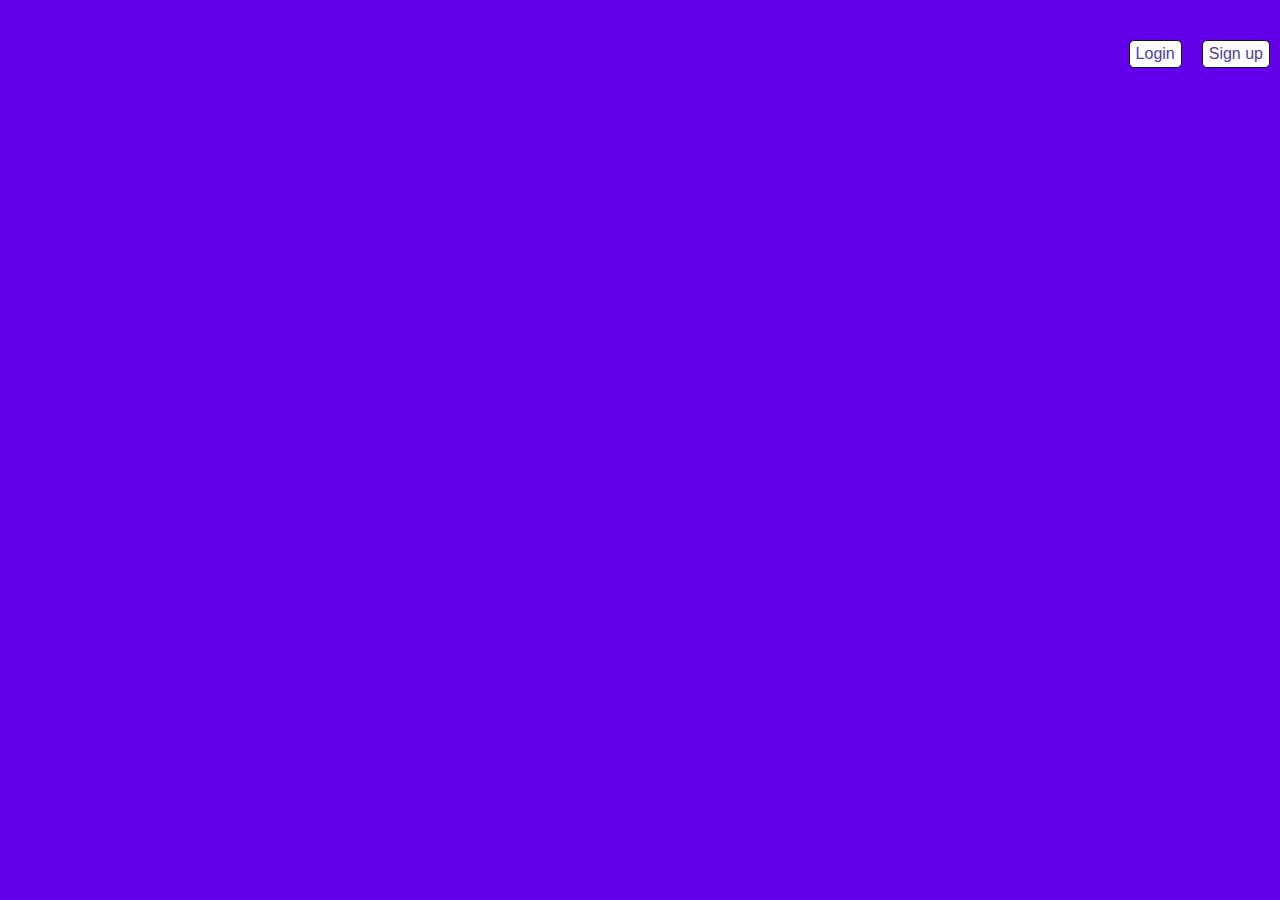
<file: index.html>
<!DOCTYPE html>
<html lang="en">
<head>
    <meta charset="UTF-8">
    <meta name="viewport" content="width=device-width, initial-scale=1.0">
    <title>WorkFlow Bounce</title>
    <link rel="stylesheet" href="css/styles.css">
    <style>
        @keyframes bounce {
            0% {
                top: -100px; 
                opacity: 0;
            }
            50% {
                top: 20px; 
                opacity: 1;
            }
            100% {
                top: 0px; 
                opacity: 1;
            }
        }
    </style>
</head>
<body>

<div class="auth-buttons">
                <a href="login.html"><button class="login-btn">Login</button></a>
                <a href="signup.html"><button class="signup-btn">Sign up</button></a>
            </div>

            
            <div id="workflow">
                <span class="letter">W</span>
                <span class="letter">o</span>
                <span class="letter">r</span>
                <span class="letter">k</span>
                <span class="letter">F</span>
                <span class="letter">l</span>
                <span class="letter">o</span>
                <span class="letter">w</span>
            </div>

<script>
    
    const letters = document.querySelectorAll('.letter');

    
    letters.forEach((letter, index) => {
        letter.style.animationDelay = `${index * 0.3}s`; 
    });
</script>

</body>
</html>
</file>
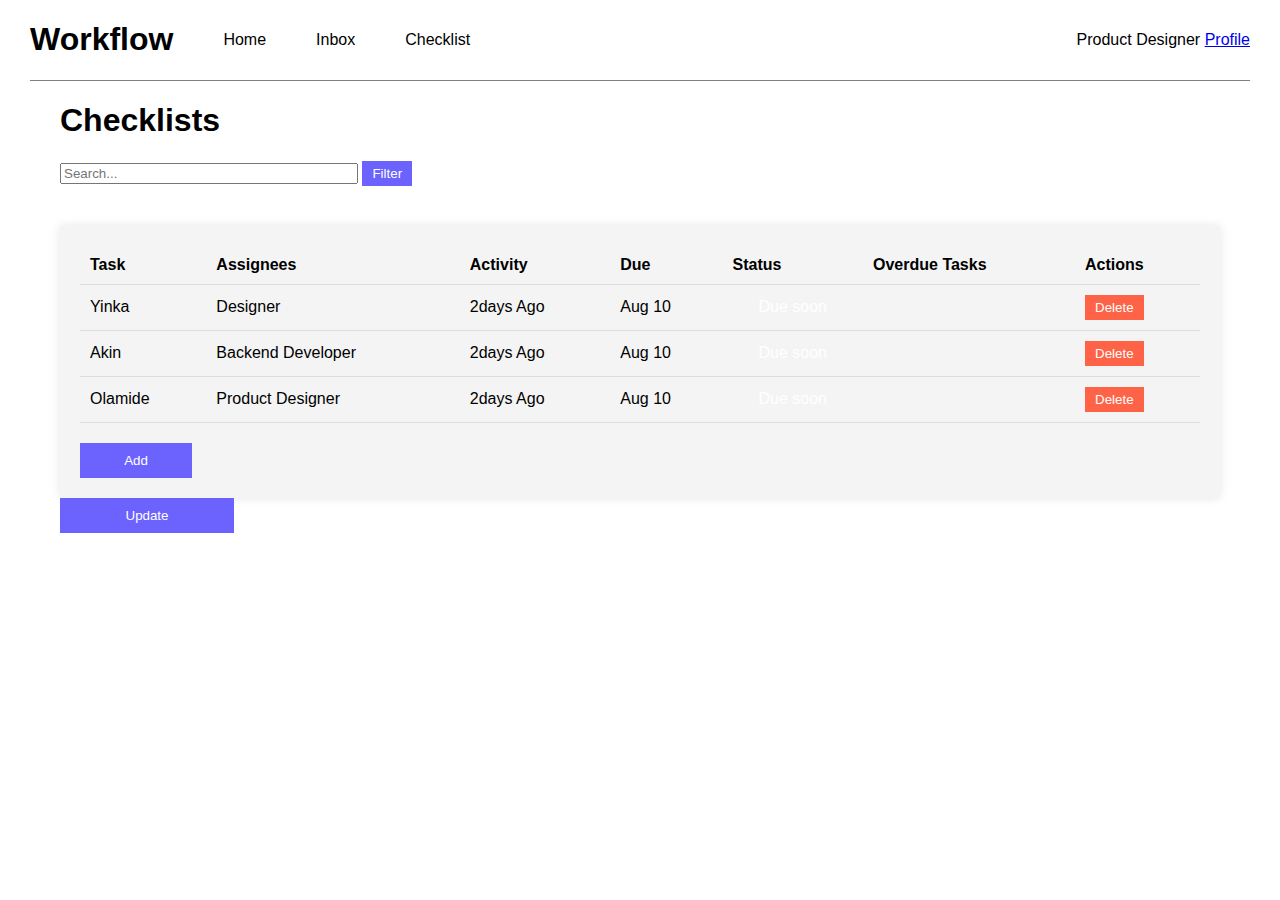
<file: checklist.html>
<!DOCTYPE html>
<html lang="en">
    <head>
        <meta charset="UTF-8">
        <meta name="viewport" content="width=device-width, initial-scale=1.0">
        <title>Checklist</title>
        <link rel="stylesheet" href="css/checklist.css">
        <link rel="stylesheet" href="css/navbar.css">
    </head>
    <body>
        
        <header>
            <div class="logo-link">
                <h1>Workflow</h1>
                <nav class="links">
                    <a href="dashboard.html">Home</a>
                    <a href="inbox.html">Inbox</a>
                    <a href="checklist.html">Checklist</a>
                </nav>
            </div>
            <div>
                <span>Product Designer</span>
                <!-- <img src="img/grp4.png" width="40" height="40" style="border-radius: 50%; margin-left: 10px;"> -->
                <a href="profile.html">Profile</a>
            </div>
        </header>
        
        <div class="container">
            <div clazss="check">
                <h1>Checklists</h1> 
            </div>
            <div class="results"></div>
            <div class="filter">
                <input type="text" placeholder="Search...">
                <button class="filter-button">Filter</button>
            </div>
            
            <div class="checklist">
                <table id="checklistTable">
                    <thead>
                        <tr>
                            <th>Task</th>
                            <th>Assignees</th>
                            <th>Activity</th>
                            <th>Due</th>
                            <th>Status</th>
                            <th>Overdue Tasks</th>
                            <th>Actions</th>
                        </tr>
                    </thead>
                    <tbody>
                        <tr>
                            <td contenteditable="true"> Yinka</td>
                            <td contenteditable="true"> Designer</td>
                            <td> 2days Ago</td>
                            <td>  Aug 10</td>
                            <td class="status" data-status="due-soon">
                                Due soon 
                                <div class="status-dropdown">
                                    <div data-status="due-soon">
                                        Due soon
                                    </div>
                                    <div data-status="on-track">
                                        On-Track
                                    </div>
                                </div>
                            </td>
                            <td contenteditable="true"></td>
                            <td><button class="delete-button">Delete</button></td>
                        </tr>
                        <tr>
                            <td contenteditable="true"> Akin</td>
                            <td contenteditable="true">Backend Developer</td>
                            <td> 2days Ago</td>
                            <td>  Aug 10</td>
                            <td class="status" data-status="due-soon">Due soon <div class="status-dropdown"><div data-status="due-soon">Due soon</div><div data-status="on-track">On-Track</div></div></td>
                            <td contenteditable="true"></td>
                            <td><button class="delete-button">Delete</button></td>
                        </tr>
                        <tr>
                            <td contenteditable="true"> Olamide</td>
                            <td contenteditable="true"> Product Designer</td>
                            <td>  2days Ago</td>
                            <td> Aug 10</td>
                            <td class="status" data-status="due-soon">Due soon <div class="status-dropdown"><div data-status="due-soon">Due soon</div><div data-status="on-track">On-Track</div></div></td>
                            <td contenteditable="true"></td>
                            <td><button class="delete-button">Delete</button></td>
                        </tr>
                    </tbody>
                    
                </table>
                <button style="width: 10%;" id="addRowButton">Add</button>
            </div>
            <button id="check">Update</button>
        </div>
        <script src="JS/checklist.js"></script>
    </body>
</html>
</file>
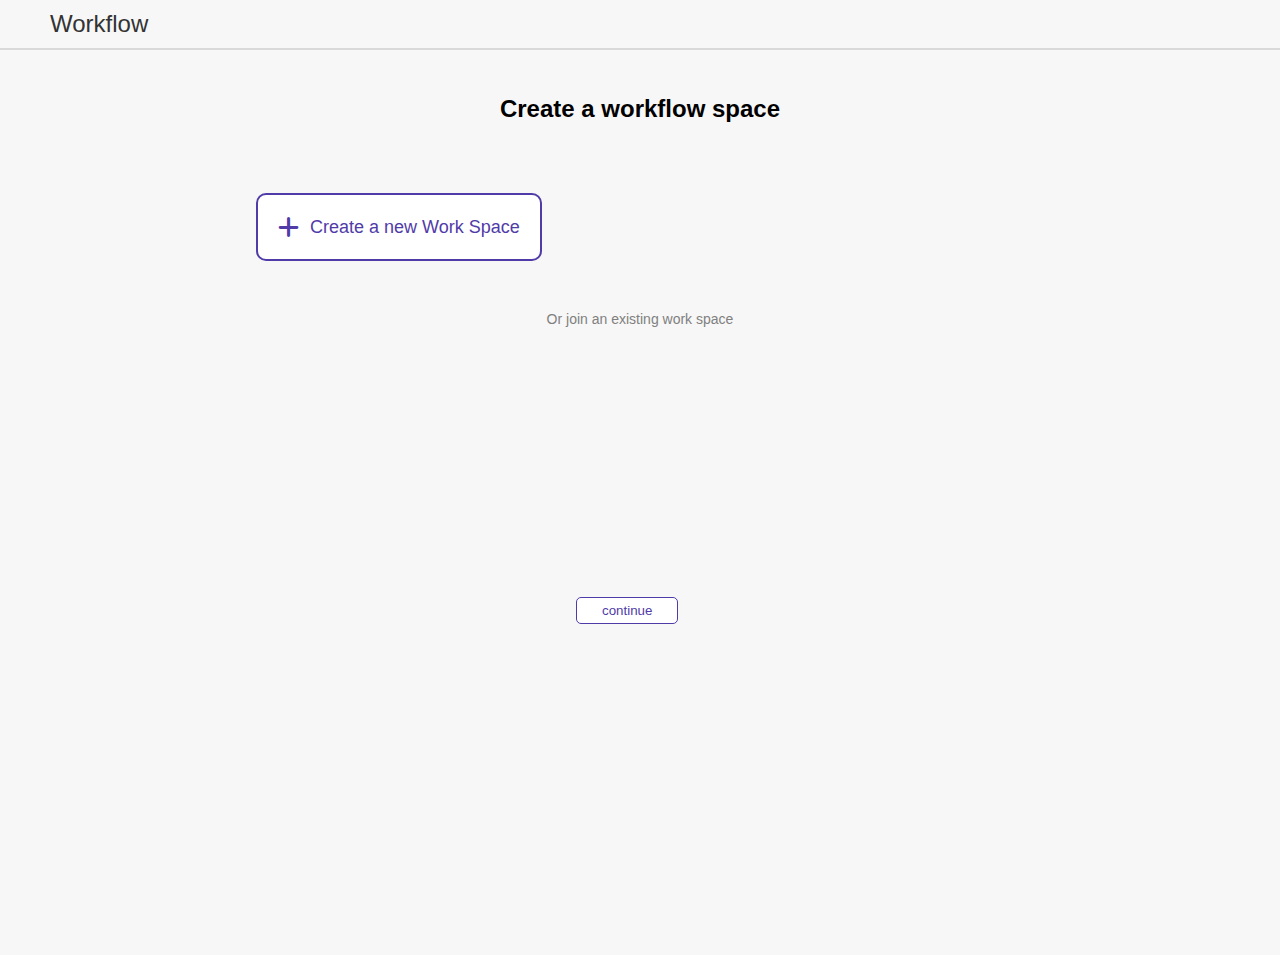
<file: create.html>
<!DOCTYPE html>
<html lang="en">
<head>
    <meta charset="UTF-8">
    <meta name="viewport" content="width=device-width, initial-scale=1.0">
    <title>Create a Workflow Space</title>
    <link rel="stylesheet" href="css/create.css">
    <link rel="stylesheet" href="css/signup.css">
    <link rel="stylesheet" href="https://cdnjs.cloudflare.com/ajax/libs/font-awesome/6.0.0-beta3/css/all.min.css">
</head>
<body>
    <header>
        <div class="logo">Workflow</div>
                    <!-- <div class="auth-buttons">
                        <button class="login-btn">Login</button>
                        <button class="signup-btn">Sign up</button>
                    </div> -->
    </header>        
        <div  class="create">
                <h2>Create a workflow space</h2>
            <div class="create-workspace">
                <button id="modalBtn" class="createBtn">
                    <i class="fas fa-plus"></i>
                    Create a new Work Space
                </button>
            </div>
                <p class="join-text">Or join an existing work space</p>
                <a href="dashboard.html"><button class="contd"> continue</button> </a> 
                    </div>       
                        <div id="simpleModal" class="modal">
                            <div class="modal-content">
                                <span class="closeBtn">&times;</span>
                                <h2>Create a workflow space</h2>
                                <h4>Give your workspace a name</h4>
                                <p> Name: <input type="text"></p>
                                <a href="dashboard.html"><button class="go"> Continue</button> </a>
                            </div>
                        </div> 
                    </div>
        </div>
    <script src="JS/create.js"></script>
</body> 
</html>
</file>
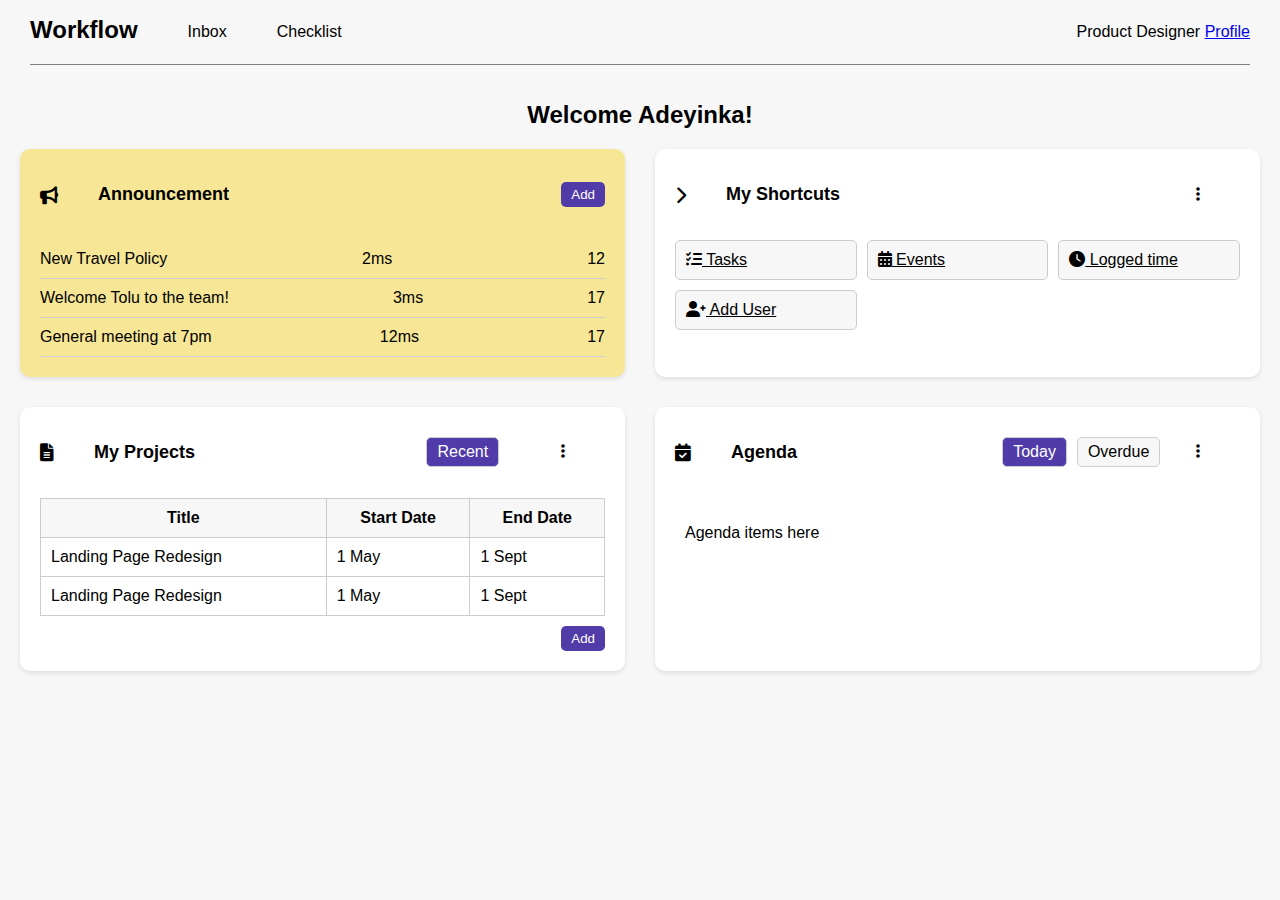
<file: dashboard.html>
<!DOCTYPE html>
<html lang="en">
<head>
    <meta charset="UTF-8">
    <meta name="viewport" content="width=device-width, initial-scale=1.0">
    <title>Dashboard</title>
    <link rel="stylesheet" href="css/dashboard.css">
    <link rel="stylesheet" href="css/navbar.css">
    <link rel="stylesheet" href="https://cdnjs.cloudflare.com/ajax/libs/font-awesome/6.0.0-beta3/css/all.min.css">
</head>
<body>
    <header>
        <div class="logo-link">
            <h1>Workflow</h1>
            <nav class="links">
                <!-- <a href="index.html">Home</a> -->
                <a href="inbox.html">Inbox</a>
                <a href="checklist.html">Checklist</a>
            </nav>
        </div>
        <div>
            <span>Product Designer</span>
            <!-- <img src="img/grp4.png" width="40" height="40" style="border-radius: 50%; margin-left: 10px;"> -->
            <a href="profile.html">Profile</a>
        </div>
    </header>
    <div class="container">
        <h1>Welcome Adeyinka!</h1>
        <div class="dashboard">
            <div class="cardannouncement">
                <div class="card-header">
                    <h2><i class="fas fa-bullhorn"></i> Announcement</h2>
                    <button class="add-button">Add</button>
                </div>
                <ul class="announcement-list">
                    <li contenteditable="true">
                        <span>New Travel Policy</span>
                        <span title="time">2ms</span>
                        <span>12</span>
                    </li>
                    <li contenteditable="true">
                        <span>Welcome Tolu to the team!</span>
                        <span>3ms</span>
                        <span>17</span>
                    </li>
                    <li contenteditable="true">
                        <span>General meeting at 7pm</span>
                        <span>12ms</span>
                        <span>17</span>
                    </li>
                </ul>
            </div>
            <div class="card shortcuts">
                <div class="card-header">
                    <h2><i class="fas fa-chevron-right"></i> My Shortcuts</h2>
                    <span id="addShortcut" class="font"> <i class="fa fa-ellipsis-v"></i></span>
                </div>
                <div class="shortcuts-list">
                    <div class="shortcut">
                        <a href="task.html"><i class="fas fa-tasks"></i> Tasks </a>
                        
                    </div>
                    <div class="shortcut">
                        <a href="events.html"> <i class="fas fa-calendar-alt"></i> Events</a>
                         
                    </div>
                    <div class="shortcut">
                        <a href="logged.html"> <i class="fas fa-clock"></i> Logged time</a>
                        
                    </div>
                    <div class="shortcut">
                        <a href="finduser.html"><i class="fas fa-user-plus"></i> Add User </a>
                        
                    </div>
                </div>
            </div>
            <div class="card projects">
                <div class="card-header">
                    <h2><i class="fa fa-file-text"></i> My Projects</h2>
                    <div class="tabs">
                        <div class="tab active">Recent</div>
                        
                    </div>  
                    <span id="addShortcut" class="font"> <i class="fa fa-ellipsis-v"></i></span>
                </div>
                
                <table class="projects-table">
                    <thead>
                        <tr>
                            <th>Title</th>
                            <th>Start Date</th>
                            <th>End Date</th>
                        </tr>
                    </thead>
                    <tbody>
                        <tr contenteditable="true">
                            <td>Landing Page Redesign</td>
                            <td>1 May</td>
                            <td>1 Sept</td>
                        </tr>
                        <tr contenteditable="true">
                            <td>Landing Page Redesign</td>
                            <td>1 May</td>
                            <td>1 Sept</td>
                        </tr>
                    </tbody>
                </table>
                <button class="ad-button">Add</button>
            </div>
            <div class="card agenda">
                <div class="card-header">
                    <h2><i class="fas fa-calendar-check"></i> Agenda</h2>
                        <div class="tabs">
                        <div class="tab active">Today</div>
                        <div class="tab">Overdue</div>
                        <!-- <div class="tab">Upcoming</div> -->
                    </div>
                    <span id="addShortcut" class="font"> <i class="fa fa-ellipsis-v"></i></span>
                </div>
                
                <div class="agenda-content">
                    <p>Agenda items here</p>
                </div>
            </div>
        </div>
    </div>
    <script src="https://apis.google.com/js/api.js"></script>
    <script src="JS/dashboard.js"></script>
</body>
</html>
</file>
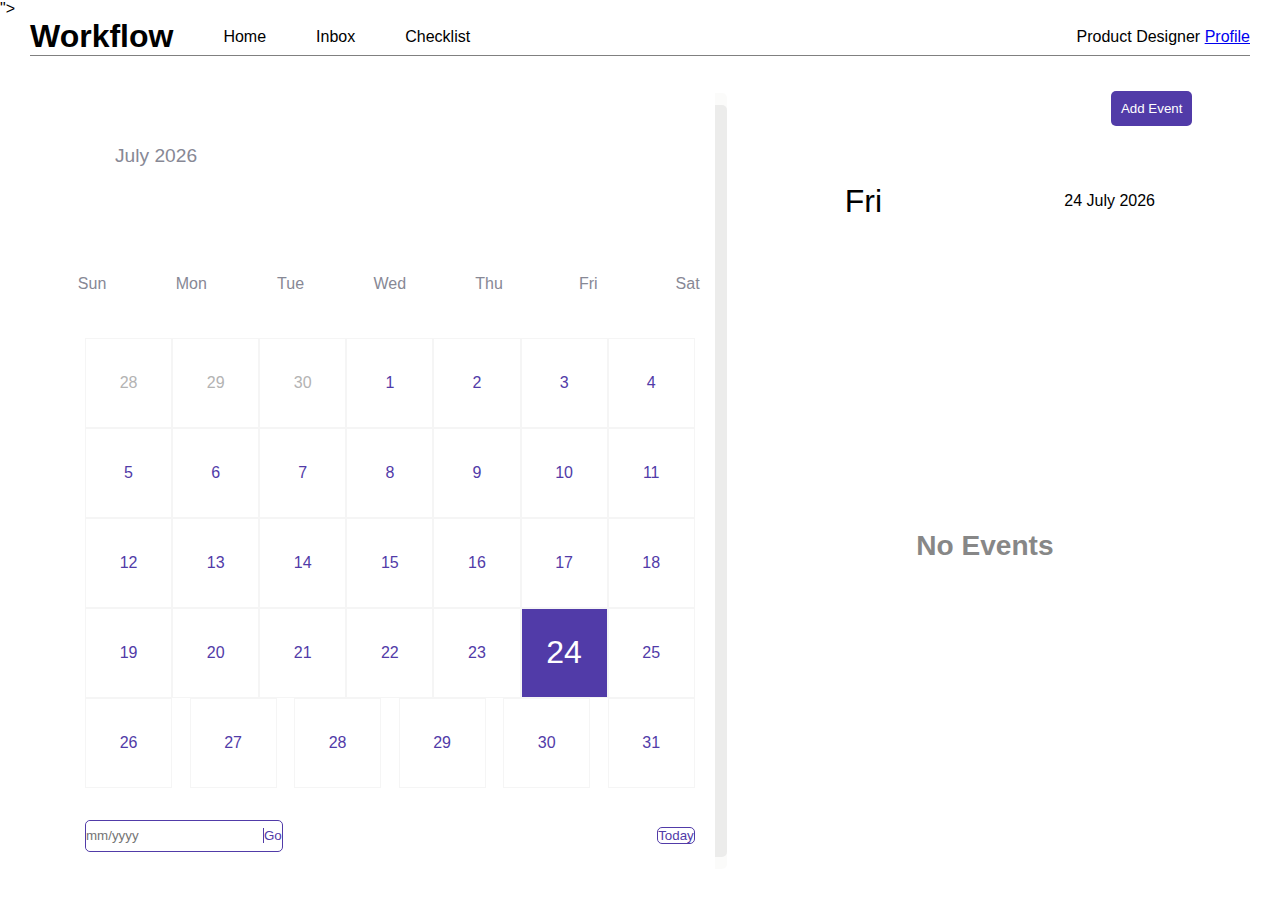
<file: events.html>
<!DOCTYPE html>
<html lang="en">
<head>
    <meta charset="UTF-8">
    <meta name="viewport" content="width=device-width, initial-scale=1.0">
    <link rel="stylesheet" href="css/events.css">
    <link rel="stylesheet" href="css/navbar.css">
    <link rel="stylesheet" href="https://cdnjs.cloudflare.com/ajax/libs/font-awesome/6.6.0/css/all.min.css" 
    integrity="sha512-Kc323vGBEqzTmouAECnVceyQqyqdsSiqLQISBL29aUW4U/M7pSPA/gEUZQqv1cwx4OnYxTxve5UMg5GT6L4JJg==" 
    crossorigin="anonymous" referrerpolicy="no-referrer" />">

    <title>Calender</title>
</head>
<body>

    <header>
        <div class="logo-link">
            <h1>Workflow</h1>
            <nav class="links">
                <a href="dashboard.html">Home</a>
                <a href="inbox.html">Inbox</a>
                <a href="checklist.html">Checklist</a>
            </nav>
        </div>
        <div>
            <span>Product Designer</span>
            <!-- <img src="profile.jpg" width="40" height="40" style="border-radius: 50%; margin-left: 10px;"> -->
            <a href="profile.html">Profile</a>
        </div>
    </header>

<div class="container">
    <div class="left">
        <div class="calender">
            <div class="month">
                <div class="date"></div>
                <i class="fa fa-angle-left prev"></i>
                <i class="fa fa-angle-right next"></i>
            </div>
            <div class="weekdays">
                <div>Sun</div>
                <div>Mon</div>
                <div>Tue</div>
                <div>Wed</div>
                <div>Thu</div>
                <div>Fri</div>
                <div>Sat</div>
            </div>
            <div class="days">
                
            </div>
            <div class="goto-today">
                <div class="goto">
                    <input type="text" placeholder="mm/yyyy" class="date-input">
                    <button class="goto-btn">Go</button>
                </div>
                <button class="today-btn">Today</button>
            </div>
        </div>
        </div>
            <div class="right">

                <button id="eventBtn" class="add-event">
                    <i class="fa fa-plus "></i>
                    Add Event
                </button>

                <div class="today-date">
                    <div class="event-day">Wed</div>
                    <div class="event-date">13 November 2024</div>
                </div>
                <div class="events">
                
                </div>
                    <!-- <div class="add"> -->
                        
                    </div>
                </div>       
                <div id="simpleModal" class="modal">
                    <div class="modal-content">
                        <span class="closeBtn">&times;</span>
                        <h4>Add Event</h4>
                        <p> Event Title:  <input type="text" class="event-name"></p>
                        <p> Event Time: <input type="text" class="event-time"></p>
                        <!-- <p> Event Date: <input type="text" class="event-date"></p> -->
                        <button id="fillIn" class="add-event-btn"> Add</button> 
                    </div>
                </div>
            </div>
        </div>
    </div>
</div>



    <script src="JS/events.js"></script>
</body>
</html>
</file>
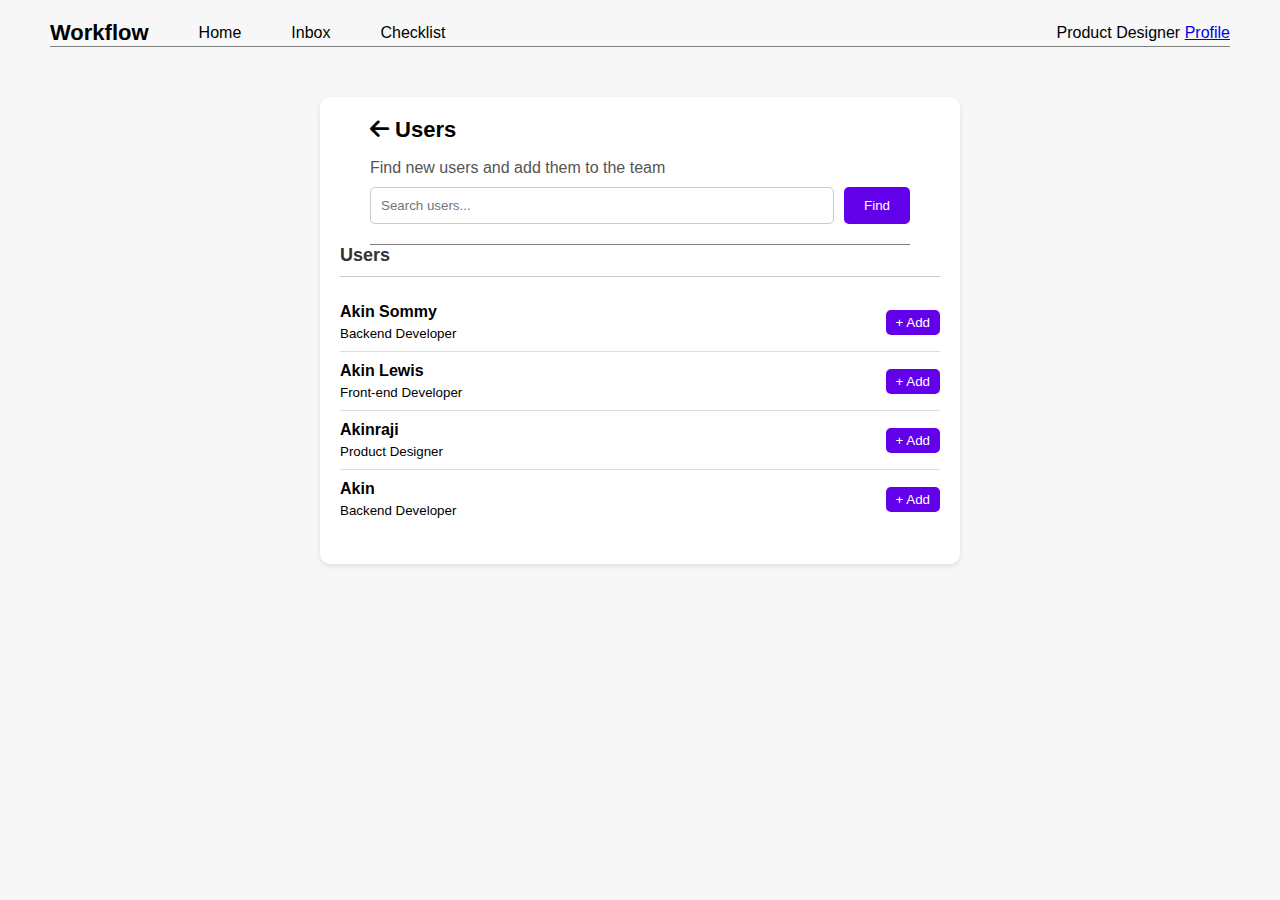
<file: finduser.html>
<!DOCTYPE html>
<html lang="en">
<head>
    <meta charset="UTF-8">
    <meta name="viewport" content="width=device-width, initial-scale=1.0">
    <title>User Search</title>
    <link rel="stylesheet" href="css/finduser.css">
    <link rel="stylesheet" href="css/navbar.css">
    <link rel="stylesheet" href="https://cdnjs.cloudflare.com/ajax/libs/font-awesome/6.0.0-beta3/css/all.min.css">
</head>
<body>
    <header>
        <div class="logo-link">
            <h1>Workflow</h1>
            <nav class="links">
                <a href="dashboard.html">Home</a>
                <a href="inbox.html">Inbox</a>
                <a href="checklist.html">Checklist</a>
            </nav>
        </div>
        <div>
            <span>Product Designer</span>
            <!-- <img src="img/grp4.png" width="40" height="40" style="border-radius: 50%; margin-left: 10px;"> -->
            <a href="profile.html">Profile</a>
        </div>
    </header>

    <div class="container">
            <div class="ariel">
                <header>
                    
                    <h1><i class="fa fa-arrow-left"></i> Users</h1>
                    <p>Find new users and add them to the team</p>
                    <div class="search-bar">
                        <input type="text" placeholder="Search users..." id="user-search">
                        <button id="search-button">Find</button>
                    </div>
                </header>
            </div>
        <div class="user-list">
            <h2>Users</h2>
            <ul id="users">
            </ul>
        </div>
    </div>

    <script src="JS/finduser.js"></script>
</body>
</html>
</file>
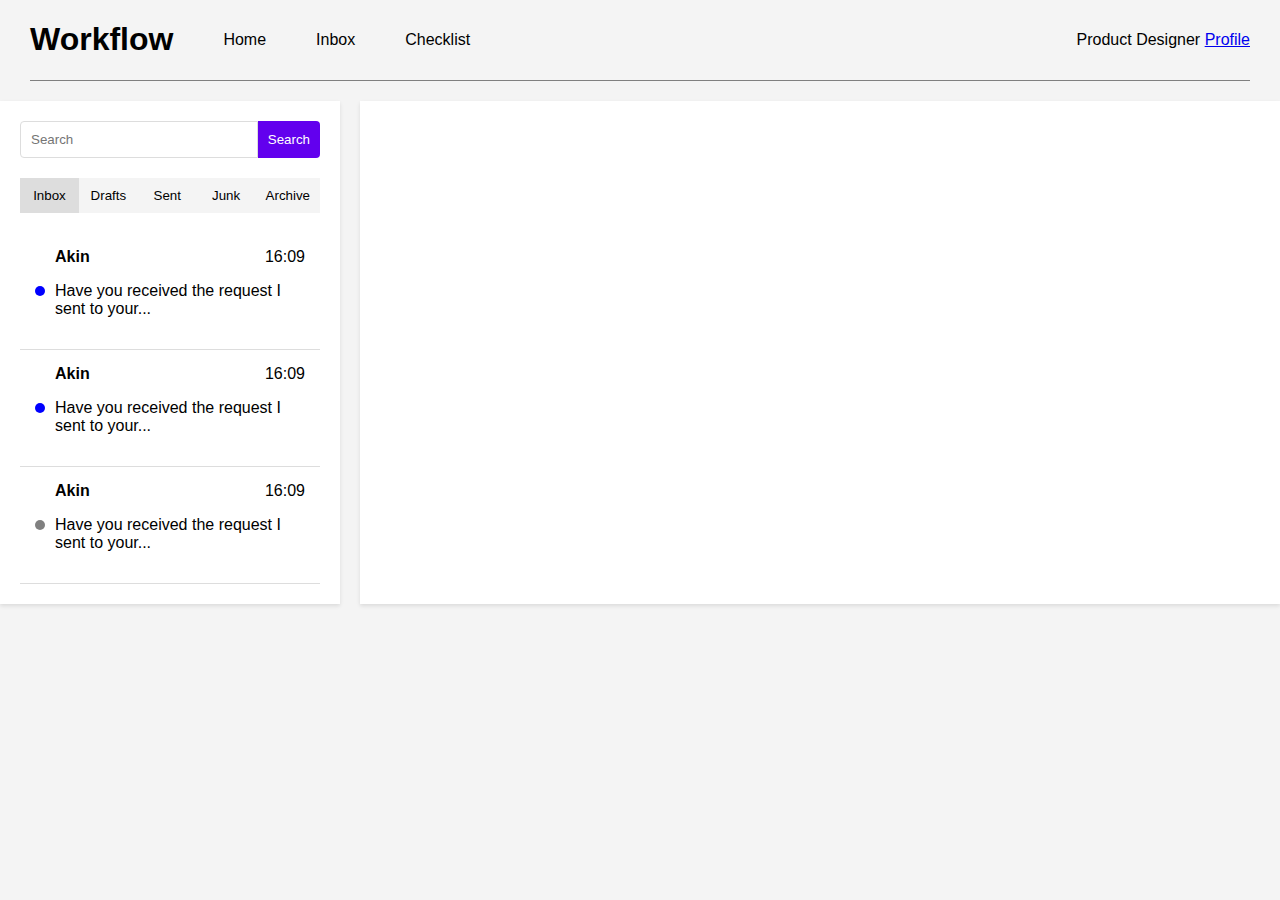
<file: inbox.html>
<!DOCTYPE html>
<html lang="en">
<head>
    <meta charset="UTF-8">
    <meta name="viewport" content="width=device-width, initial-scale=1.0">
    <title>Inbox</title>
    <link rel="stylesheet" href="css/inbox.css">
    <link rel="stylesheet" href="css/navbar.css">
</head>
<body>
    <header>
        <div class="logo-link">
            <h1>Workflow</h1>
            <nav class="links">
                <a href="dashboard.html">Home</a>
                <a href="inbox.html">Inbox</a>
                <a href="checklist.html">Checklist</a>
            </nav>
        </div>
        <div>
            <span>Product Designer</span>
            <!-- <img src="img/grp4.png" width="40" height="40" style="border-radius: 50%; margin-left: 10px;"> -->
            <a href="profile.html">Profile</a>
        </div>
    </header>
    <main>
        <aside>
            <div class="search-box">
                <input type="text" id="searchInput" placeholder="Search">
                <button id="searchBtn">Search</button>
            </div>
            <div class="tab-menu">
                <button class="active" data-tab="inbox">Inbox</button>
                <button data-tab="drafts">Drafts</button>
                <button data-tab="sent">Sent</button>
                <button data-tab="junk">Junk</button>
                <button data-tab="archive">Archive</button>
            </div>
            <ul id="inbox" class="message-list active">
                <li class="message-item unread">
                    <div class="status-dot"></div>
                    <div  id="message1" class="message-info">
                        <span class="sender">Akin</span>
                        <span class="time">16:09</span>
                        <p>Have you received the request I sent to your...</p>
                    </div>
                </li>
                <li class="message-item unread">
                    <div class="status-dot"></div>
                    <div class="message-info">
                        <span class="sender">Akin</span>
                        <span class="time">16:09</span>
                        <p>Have you received the request I sent to your...</p>
                    </div>
                </li>
                <li class="message-item read">
                    <div class="status-dot"></div>
                    <div class="message-info">
                        <span class="sender">Akin</span>
                        <span class="time">16:09</span>
                        <p>Have you received the request I sent to your...</p>
                    </div>
                </li>
            </ul>
            <ul id="drafts" class="message-list">
                <li class="message-item unread">
                    <div class="status-dot"></div>
                    <div class="message-info">
                        <span class="sender">Akin</span>
                        <span class="time">16:09</span>
                        <p>Have you received the request I sent to your...</p>
                    </div>
                </li>
            </ul>
            <ul id="sent" class="message-list">
                        <li class="message-item unread">
                            <div class="message-info">
                                <span class="sender">Akin</span>
                                <span class="time">16:09</span>
                                <p>Have you received the request I sent to your...</p>
                            </div>
                        </li>
                        <li class="message-item unread">
                            <div class="message-info">
                                <span class="sender">Akin</span>
                                <span class="time">16:09</span>
                                <p>Have you received the request I sent to your...</p>
                            </div>
                        </li>
                    </div>
                </li>
            </ul>
            <ul id="junk" class="message-list">
                <li class="message-item unread">
                    <div class="message-info">
                        <span class="sender">Akin</span>
                        <span class="time">16:09</span>
                        <p>Have you received the request I sent to your...</p>
                    </div>
                </li>
                <li class="message-item unread">
                    <div class="message-info">
                        <span class="sender">Akin</span>
                        <span class="time">16:09</span>
                        <p>Have you received the request I sent to your...</p>
                    </div>
                </li>
            </ul>
            <ul id="archive" class="message-list">
                <li class="message-item unread">
                    <div class="message-info">
                        <span class="sender">Akin</span>
                        <span class="time">16:09</span>
                        <p>Have you received the request I sent to your...</p>
                    </div>
                </li>
            </ul>
        </aside>
        <section class="email-view">
            
        </section>
    </main>
    <script src="JS/inbox.js"></script>
</body>
</html>
</file>
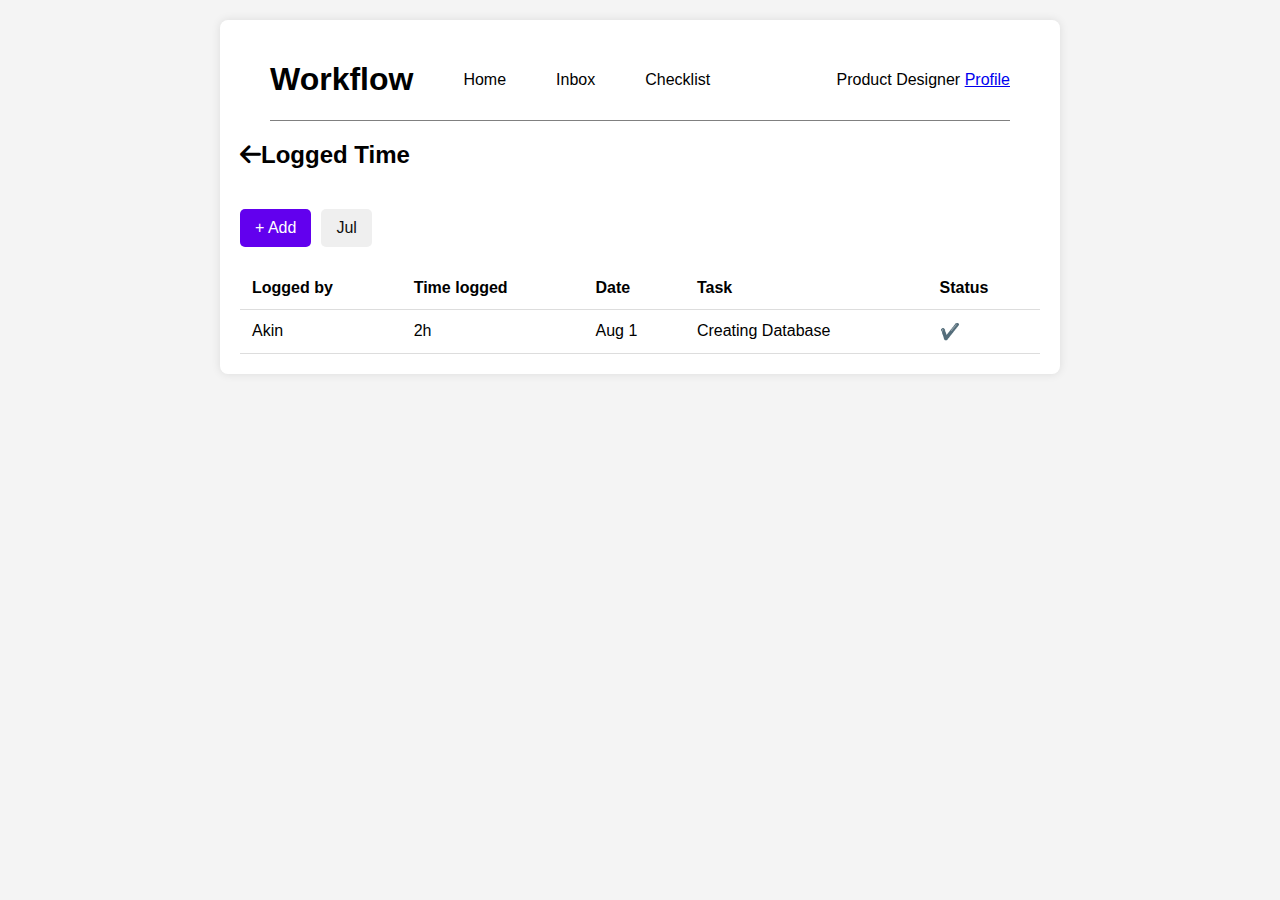
<file: logged.html>
<!DOCTYPE html>
<html lang="en">
<head>
    <meta charset="UTF-8">
    <meta name="viewport" content="width=device-width, initial-scale=1.0">
    <title>Logged Time</title>
    <link rel="stylesheet" href="css/logged.css">
    <link rel="stylesheet" href="css/navbar.css">
    <link rel="stylesheet" href="https://cdnjs.cloudflare.com/ajax/libs/font-awesome/6.0.0-beta3/css/all.min.css">
</head>
<body>
    <div class="container">
        <header>
            <div class="logo-link">
                <h1>Workflow</h1>
                <nav class="links">
                    <a href="dashboard.html">Home</a>
                    <a href="inbox.html">Inbox</a>
                    <a href="checklist.html">Checklist</a>
                </nav>
            </div>
            <div>
                <span>Product Designer</span>
                <!-- <img src="img/grp4.png" width="40" height="40" style="border-radius: 50%; margin-left: 10px;"> -->
                <a href="profile.html">Profile</a>
            </div>
        </header>

        <h2> <i class="fa fa-arrow-left"></i>Logged Time</h2>
        <div class="controls">
            <button id="addRowBtn">+ Add</button>
            <button id="monthBtn"> <i class="fa fa-arrow-down"></i> </button>
        </div>
        <table id="timeLogTable">
            <thead>
                <tr>
                    <th>Logged by</th>
                    <th>Time logged</th>
                    <th>Date</th>
                    <th>Task</th>
                    <th>Status</th>
                </tr>
            </thead>
            <tbody id="logTableBody">
                
                <tr>
                    <td contenteditable="true">Akin</td>
                    <td class="time-logged">2h</td>
                    <td>Aug 1</td>
                    <td contenteditable="true">Creating Database</td>
                    <td>✔️</td>
                </tr>
            </tbody>
        </table>
    </div>
    <script src="JS/logged.js"></script>
</body>
</html>
</file>
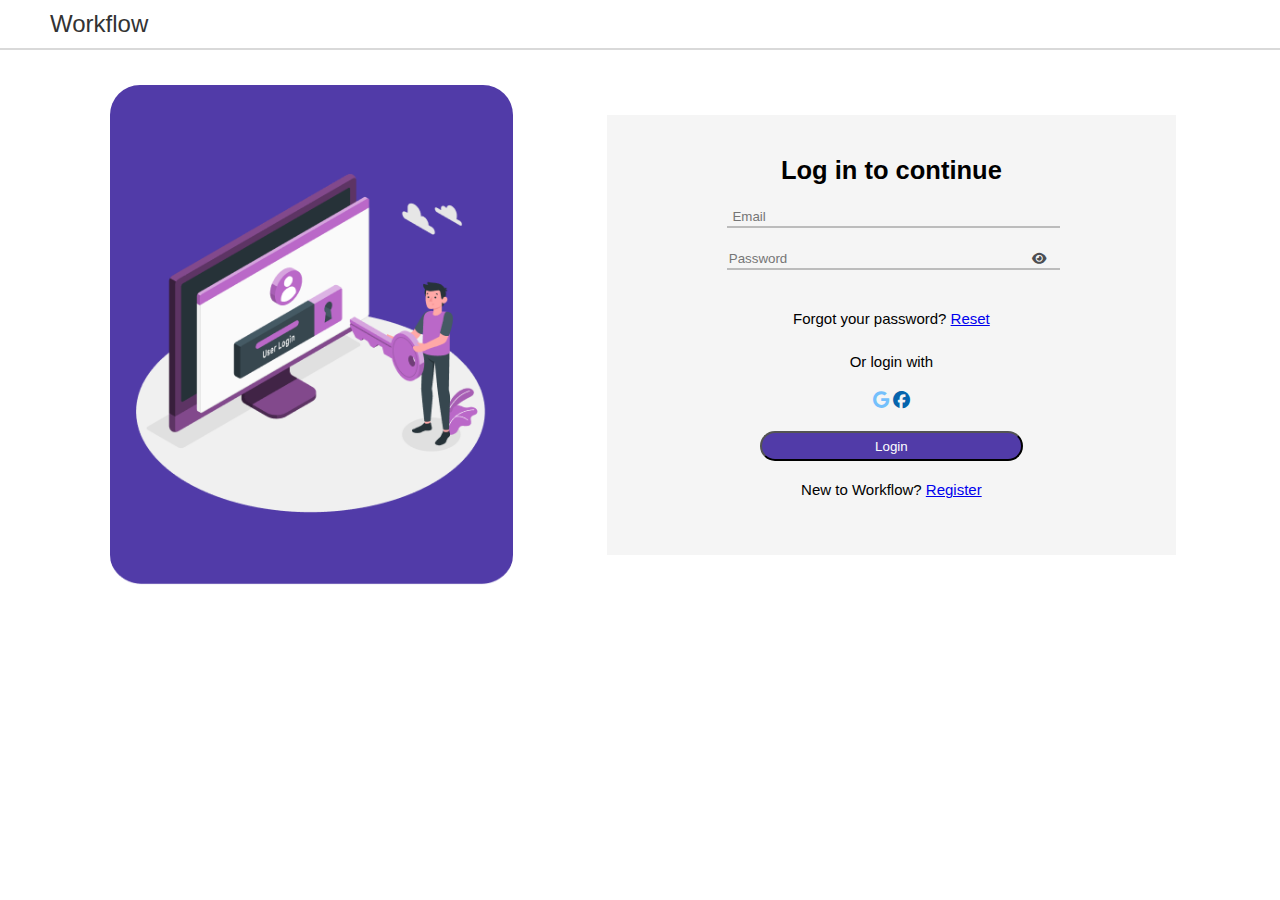
<file: login.html>
<!DOCTYPE html>
<html lang="en">
<head>
    <meta charset="UTF-8">
    <meta name="viewport" content="width= device-width, initial-scale=1.0">
    <title>Log in to continue</title>
    <link rel="stylesheet" href="https://cdnjs.cloudflare.com/ajax/libs/font-awesome/6.6.0/css/all.min.css">
    <link rel="stylesheet" href="css/signup.css">
</head>
<body>
    
    <header>
        <div class="logo">Workflow</div>
            <!-- <div class="auth-buttons">
                <button class="login-btn">Login</button>
                <button class="signup-btn">Sign up</button>
            </div> -->
    </header>

    
    <span class="container">

        <img src="img/grp4.png" alt="Display picture">
        <main class="fix">
            <h2>Log in to continue</h2>
            <div class="input-group">
                <input type="email" placeholder=" Email " id="contact-email" onkeyup="validateEmail()">
                <span id="email-error"  style="color: red;"></span>
            </div>
            <div class="input-group">
                 <input type="password" placeholder="Password" id="password" onkeyup="validatePassword()">
                 <i id="toggle-password" class="fas fa-eye" style="color: #4c4e52;"></i>
                <span id="password-error"  style="color: red;"></span>
            </div>

            <p>Forgot your password?  <a href="#">Reset</a></p>
            
            <p>Or login with</p>

            <i class="fab fa-google" style="color: #74C0FC;"></i>
            
            <i class="fab fa-facebook" style="color: #0564ad;"></i>
                <br>
            <a href="https://www.google.com"></a>
            <br>

            <a href="create.html"><button>Login</button></a>

            <p>New to Workflow?  <a href="signup.html">Register</p>
        
            </main>
    </span>

<script src="JS/login.js"></script>
</body>
</html>
</file>
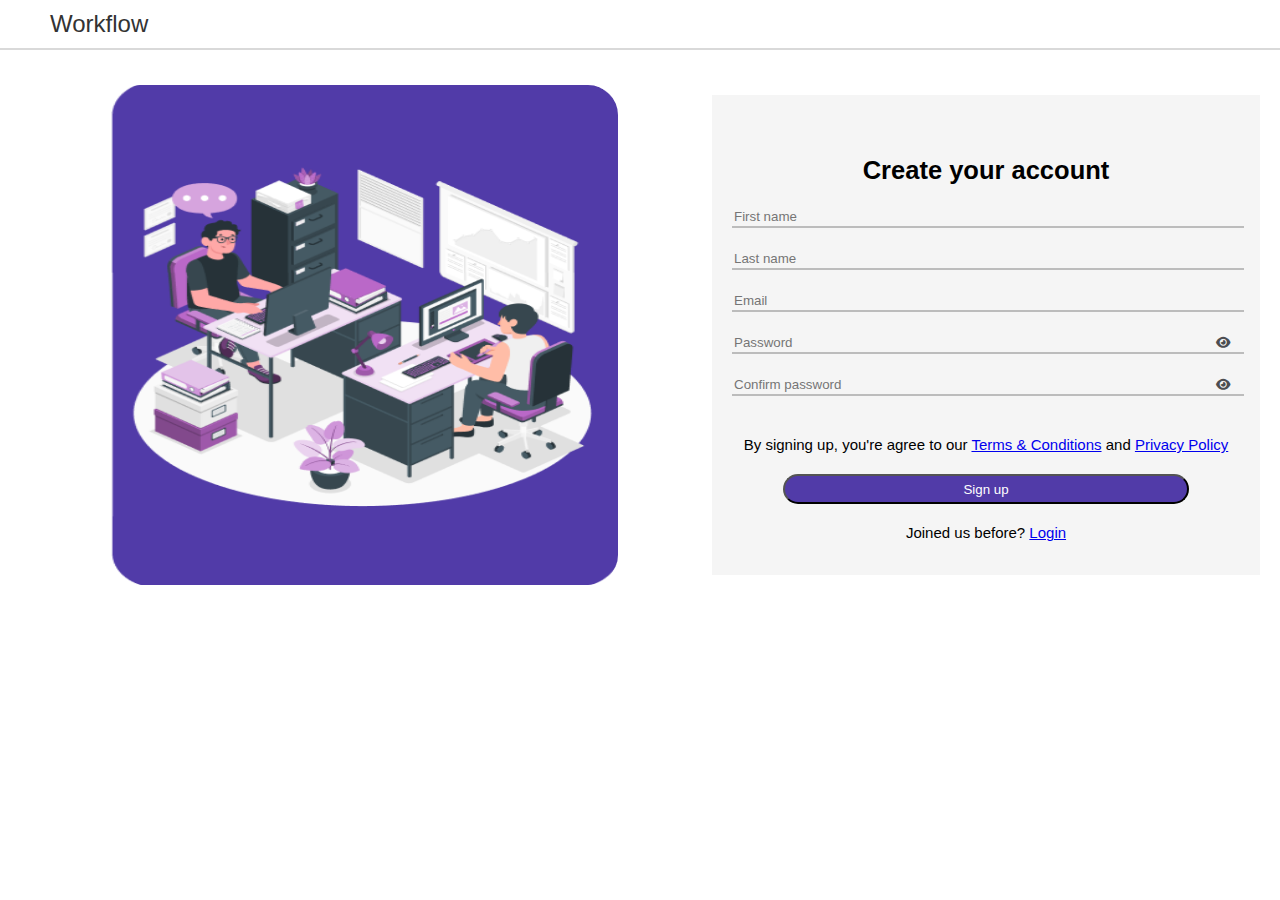
<file: signup.html>
<!DOCTYPE html>
<html lang="en">
<head>
    <meta charset="UTF-8">
    <meta name="viewport" content="width=device-width, initial-scale=1.0">
    <title>Log in</title>
    <link rel="stylesheet" href="css/signup.css">
    <link rel="stylesheet" href="https://cdnjs.cloudflare.com/ajax/libs/font-awesome/6.6.0/css/all.min.css">
</head>
<body>
            
    <header>
        <div class="logo">Workflow</div>
            
    </header>
        
    <span class="container">
        
        
           <img src="img/grp 4.png" alt="Display picture">
        <main>
             <h2>Create your account</h2>
            <div class="input-group">
                <input type="text" placeholder="First name" id="contact-name" onkeyup="validateName()">
                <span id="name-error" style="color: red;"></span>
            </div>
            <div class="input-group">
               <input type="text" placeholder="Last name" id="last-name" onkeyup="validateLastName()">
                <span id="lastName-error" style="color: red;"></span>
            </div>
            <div class="input-group">
             <input type="email" placeholder="Email " id="contact-email" onkeyup="validateEmail()">
                <span id="email-error" style="color: red;"></span>
            </div>
            <div class="input-group">
                <input type="password" placeholder="Password" id="password" onkeyup="validatePassword()">
                <i id="toggle-password" class="fas fa-eye" style="color: #4c4e52;"></i>
                <span id="password-error" style="color: red;"></span>
            </div>
            <div class="input-group">
                 <input type="password" placeholder="Confirm password" id="confirm-password" onkeyup="validateConPassword()">
                 <i id="toggle-password" class="fas fa-eye" style="color: #4c4e52;"></i>
                <span id="conPassword-error" style="color: red;"></span>
            </div>
            
            <p>By signing up, you're agree to our <a href="#">Terms & Conditions</a> and <a href="#">Privacy Policy</a></p>

            <a href="login.html"><button>Sign up</button></a>
            <p>Joined us before? <a href="login.html">Login</a></p>


        </main>
           
           
            
    </span>

<script src="JS/login.js"></script>
</body>
</html>
</file>
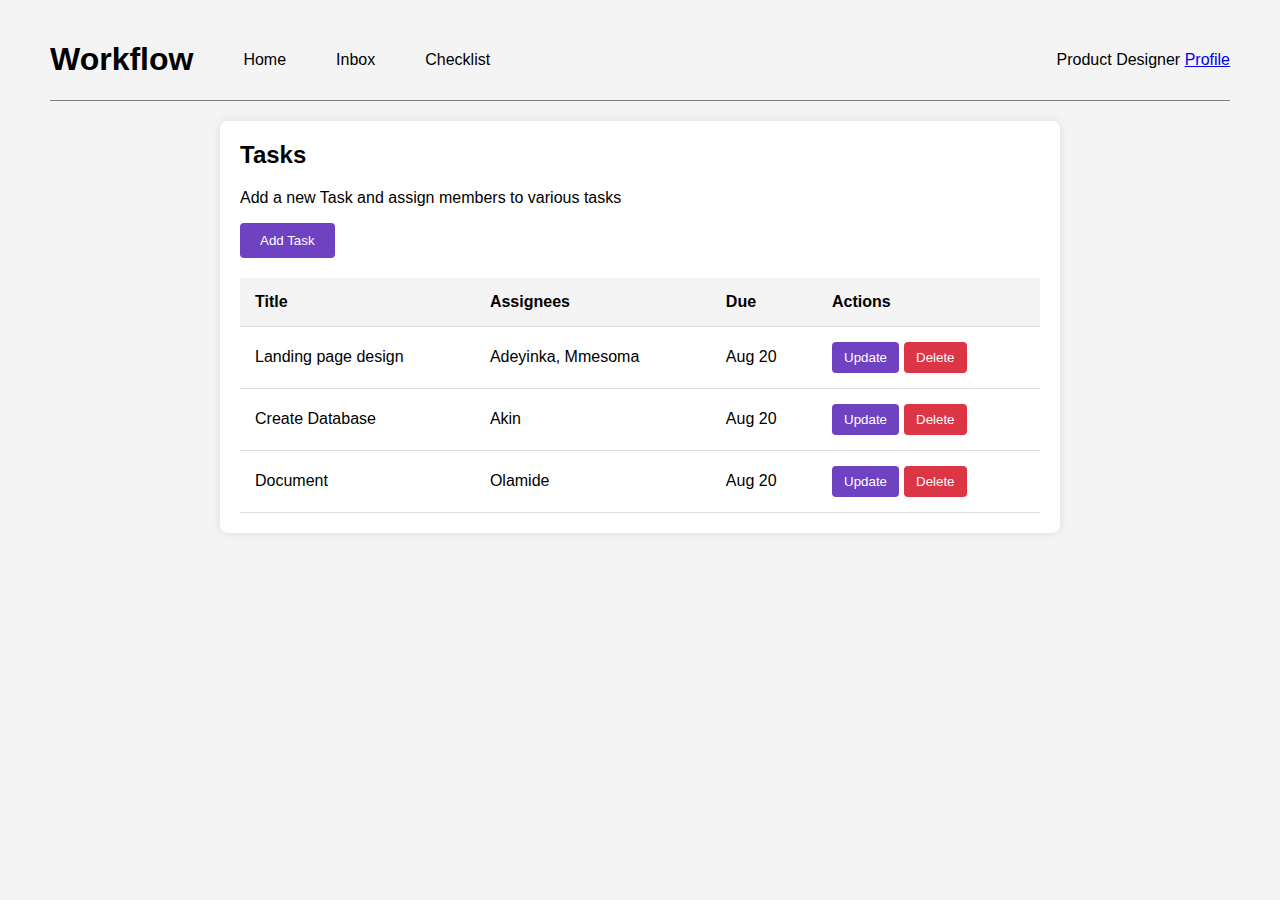
<file: task.html>
<!DOCTYPE html>
<html lang="en">
<head>
    <meta charset="UTF-8">
    <meta name="viewport" content="width=device-width, initial-scale=1.0">
    <title>Tasks</title>
    <link rel="stylesheet" href="css/task.css">
    <link rel="stylesheet" href="css/navbar.css">
</head>
<body>
    <header>
        <div class="logo-link">
            <h1>Workflow</h1>
            <nav class="links">
                <a href="dashboard.html">Home</a>
                <a href="inbox.html">Inbox</a>
                <a href="checklist.html">Checklist</a>
            </nav>
        </div>
        <div>
            <span>Product Designer</span>
            <!-- <img src="profile.jpg" width="40" height="40" style="border-radius: 50%; margin-left: 10px;"> -->
            <a href="profile.html">Profile</a>
        </div>
    </header>
    <div class="container">
        <h2>Tasks</h2>
        <p>Add a new Task and assign members to various tasks</p>
        <button id="addTaskBtn" class="addTaskBtn"> Add Task</button>
        <table id="tasks-table">
            <thead>
                <tr>
                    <th>Title</th>
                    <th>Assignees</th>
                    <th>Due</th>
                    <th>Actions</th>
                </tr>
            </thead>
            <tbody>
                <!-- Existing task rows will go here -->
            </tbody>
        </table>
                <div id="simpleModal" class="modal">
                    <div class="modal-content">
                        <span class="closeBtn">&times;</span>
                        <h4>Add Task</h4>
                        <p> Event Title:  <input type="text"></p>
                        <p> Assignees: <input type="text"></p>
                        <p> Due Date: <input type="text"></p>
                        <button id="fillIn" class="go"> Add</button> 
                    </div>
                </div>
    </div>
    <script src="JS/task.js"></script>
</body>
</html>
</file>
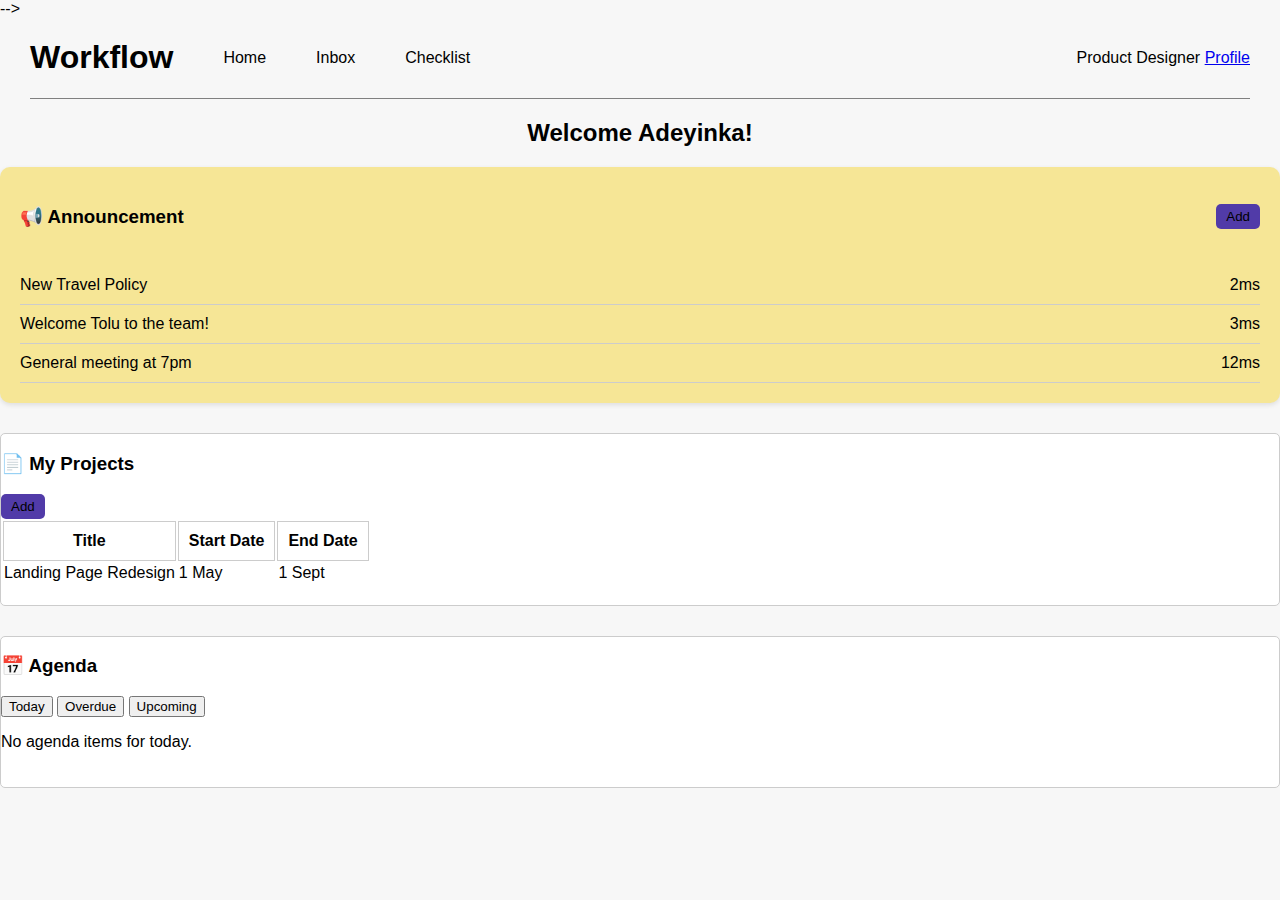
<file: user.html>
-->
<!DOCTYPE html>
<html lang="en">
<head>
    <meta charset="UTF-8">
    <meta name="viewport" content="width=device-width, initial-scale=1.0">
    <title>Workflow Dashboard</title>
    <link rel="stylesheet" href="css/user.css">
    <link rel="stylesheet" href="css/navbar.css">
</head>
<body>
    <header>
        <div class="logo-link">
            <h1>Workflow</h1>
            <nav class="links">
                <a href="dashboard.html">Home</a>
                <a href="inbox.html">Inbox</a>
                <a href="checklist.html">Checklist</a>
            </nav>
        </div>
        <div>
            <span>Product Designer</span>
            <!-- <img src="img/grp4.png" width="40" height="40" style="border-radius: 50%; margin-left: 10px;"> -->
            <a href="profile.html">Profile</a>
        </div>
    </header>
    <main>
        <section class="welcome-section">
            <h2>Welcome Adeyinka!</h2>
        </section>
        <section class="announcements">
            <div class="announcements-header">
                <h3>📢 Announcement</h3>
                <button id="addAnnouncementBtn">Add</button>
            </div>
            <ul id="announcement-List">
                <li>
                    <span>New Travel Policy</span>
                    <span>2ms</span>
                </li>
                <li>
                    <span>Welcome Tolu to the team!</span>
                    <span>3ms</span>
                </li>
                <li>
                    <span>General meeting at 7pm</span>
                    <span>12ms</span>
                </li>
            </ul>
        </section>
        <div class="dashboard">
            <div class="projects">
                <div class="projects-header">
                    <h3>📄 My Projects</h3>
                    <button id="addProjectBtn">Add</button>
                </div>
                <table>
                    <thead id="projectsTable">
                        <tr>
                            <th>Title</th>
                            <th>Start Date</th>
                            <th>End Date</th>
                        </tr>
                        <tr>
                            <td>Landing Page Redesign</td>
                            <td>1 May</td>
                            <td>1 Sept</td>
                        </tr>
                    </tbody>
                </table>
            </div>
        </div>    
                <div class="agenda">
                    <div class="agenda-header">
                        <h3>📅 Agenda</h3>
                    </div>
                    <div class="agenda-tabs">
                        <button class="active" data-tab="today">Today</button>
                        <button data-tab="overdue">Overdue</button>
                        <button data-tab="upcoming">Upcoming</button>
                    </div>
                    <div id="agendaContent">
                        <p>No agenda items for today.</p>
                    </div>
                </div>
            
    </main>
    <script src="JS/user.js"></script>
</body>
</html>
</file>
<file: css/styles.css>
body {
    padding: 0;
    margin: 0;
    background-color:#6200ea; 
}
#workflow {
    display: flex;
    justify-content: center;
    align-items: center;
    margin-left: 16%;
    height: 100vh;
    background-color:#6200ea; 
    overflow: hidden;
}

.letter {
    font-size: 68px;
    font-weight: bold;
    color: white;
    position: relative;
    opacity: 0;
    animation: bounce 1s ease forwards;
}

.auth-buttons {
    display: flex;
    gap: 20px;
    float: right;
    margin-top: 40px;
    margin-right: 10px;
} 

button {
    padding: 4px 6px;
    border: none;
    border-radius: 5px;
    cursor: pointer;
    font-size: 1em;
}

.login-btn {
    color: #513BA8;
    background-color: #fff;
    border: 1px solid #151417;
}
.login-btn:hover{
    background-color: #513BA8;
    color: #fff;
}
.signup-btn {
    background-color: #fff;
    color: #513BA8;
    border: 1px solid #151417;
}

.signup-btn:hover {
    background-color: #513BA8;
    color: #fff;
} 

@media (max-width: 1000px) {
    #workflow {
        width: 90%;
        height: 100%;
    }
    .letter {
        font-size: 3rem;
        text-align: center;
        margin-top: 50%;
    }
    
}
</file>
<file: css/checklist.css>
body {
    font-family: Arial, sans-serif;
    margin: 0;
    padding: 0;
}


.container {
    display: flex;
    flex-direction: column;
    justify-content: center;
    padding: 0 60px;
    
}

 .filter input{
    width: 25%;
 }
.filter-button {
    background-color: #6c63ff;
    color: white;
    border: none;
    padding: 5px 10px;
    cursor: pointer;
}
.checklist {
    display: flex;
    flex-direction: column;
    justify-content: center;
    background-color: #f4f4f4;
    margin-top: 40px;
    padding: 20px;
    box-shadow: 0 0 10px rgba(0, 0, 0, 0.1);
}

table {
    width: 100%;
    border-collapse: collapse;
    margin-bottom: 20px;
   
}

table th, table td {
    padding: 10px;
    text-align: left;
    border-bottom: 1px solid #ddd;
}

td {
    padding: 10px;
}

.status {
    padding: 5px 10px;
    border-radius: 5px;
    color: white;
    text-align: center;
    position: relative;
    cursor: pointer;

}

.due-soon {
    background-color: #ff6347;
}

.on-track {
    background-color: #4682b4;
}

.status:hover .status-dropdown {
    display: block;
}

.status-dropdown {
    display: none;
    position: absolute;
    background-color: greenyellow;
    border: 1px solid #ccc;
    top: 30px;
    left: 0;
    z-index: 10;
    width: 100px;
    box-shadow: 0 2px 5px rgba(0, 0, 0, 0.1);
}

.status-dropdown div {
    padding: 5px 10px;
    cursor: pointer;
}

.status-dropdown div:hover {
    background-color: #f4f4f4;
}


#addRowButton {
    background-color: #6c63ff;
    color: white;
    border: none;
    padding: 10px 20px;
    cursor: pointer;
}
#check {
    background-color: #6c63ff;
    color: white;
    width: 15%;
    border: none;
    padding: 10px 20px;
    cursor: pointer;
}


.delete-button {
    background-color: #ff6347;
    color: white;
    border: none;
    padding: 5px 10px;
    cursor: pointer;
}



@media (max-width: 1000px) {
    .container {
        padding: 0 20px; 
    }

    .filter input {
        width: 100%; 
        margin-bottom: 10px; 
    }

    .filter-button {
        width: 100%; 
        padding: 10px; 
    }

    table th, table td {
        padding: 2px; 
        font-size: 14px; 
    }

    .status {
        font-size: 14px; 
    }

    #addRowButton, #check {
        width: 100%; 
        padding: 25px; 
    }

    .delete-button {
        width: 100%; 
        padding: 10px; 
    }
}


/* @media (max-width: 1000px) {
    .container {
width: 90%;
height: 100%;
    }
    .filter input {
width: ;
    }
    .filter-button {

    }
    .checklist {

    }
    #addRowButton {

    }
    .delete-button{

    }
} */
</file>
<file: css/navbar.css>
header {
    display: flex;
    justify-content: space-between;
    align-items: center;
    margin: 0 30px;
    border-bottom: 1px grey solid;
}

.logo-link{
    display: flex;
     align-items: center;
      gap: 50px;
}
.links{
    display: flex; 
    align-items: center;
     gap: 50px
}
.links a {
    text-decoration: none;
    color: black;
}

@media (min-width:300px) and (max-width: 500px) {
    header {
        /* display: flex; */
        max-width: 100vw;
        font-size: 10px;
       width: 100vw;
       
       align-items: center;
    }
    .logo-link {
        max-width: 100vw;
        width: 100vw;
        padding: 5px;
        font-weight: 10px;
        text-align: center;
        justify-content: center;
    }
 }
</file>
<file: css/create.css>
body {
    font-family: Arial, sans-serif;
    margin: 0;
    padding: 0;
    background-color: #f7f7f7;
}

.create {
    display: flex;
    flex-direction: column;
    height: 100vh; 
}

h2 {
    font-size: 24px;
    margin-top: 40px;
    margin-bottom: 40px;
    text-align: center;
    justify-content: center;
}

.create-workspace {
    margin-bottom: 20px;
    margin-left: 20%;
    margin-top: 30px;
}

.createBtn {
    display: flex;
    align-items: center;
    justify-content: center;
    padding: 20px;
    font-size: 18px;
    color: #513BA8;
    border: 2px solid #513BA8;
    background-color: white;
    border-radius: 10px;
    cursor: pointer;
    transition: background-color 0.3s, color 0.3s;
}

.createBtn i {
    font-size: 24px;
    margin-right: 10px;
}

.createBtn:hover {
    background-color: #513BA8;
    color: white;
}

.join-text {
    color: gray;
    font-size: 14px;
    text-align: center;
    margin-top: 30px;
}
.contd{
    padding: 5px 25px;
    margin-top: 20%;
    margin-left: 45%;
    margin-right: 45%;
    border-radius: 5px;
    color: #513BA8;
    background-color: #fff;
    border: 1px solid #513BA8;
}
button:hover{
    background-color: #513BA8;
    color: #fff;
}

.modal{
    display: none;
    position: fixed;
    z-index: 1;
    left: 0;
    top: 0;
    height: 100%;
    width: 100%;
    background-color: rgba(0, 0, 0, 0.3);
}
.modal-content{
background-color: white;
margin: 15% auto;
padding: 2px;
width: 40%;
}

.modal h2{
    text-align: center;
}
.modal h4{
    text-align: center;
    font-family: sans-serif;
    font-weight: 100;
    line-height: 10px;
}
.modal p{
    text-align: center;
    text-decoration: none;
    padding: 20px;
}
 input{
    padding: 2px 10px;
    width: 60%;
}

.closeBtn{
    float: right;
    font-size: 30px;
    color: #ccc;
}
.closeBtn:hover{
    color: black;
    text-decoration: none;
    cursor: pointer;
}
 .modal button{
    color: white;
    background: #513BA8;
    border-radius: 5px;
    margin-left: 42%;
    padding: 5px 20px;
}
.modal button:hover{
    cursor: pointer;

}

@media  (min-width:300px) and (max-width: 500px) {
    .create {
        max-width: 100vw;
        width: 100vw;
        max-height: 100vw;
        display: flex;
        align-items: center;
        justify-content: center;
    }
    .h2 {
        font-size: 0.5rem;
        font-weight: 200;
    }
    .create-workspace {
        padding: 10px;
        size-adjust: 30px;
    }
    .modal {
        
        align-items: center;
        justify-content: center;
    }
    .modal button {
        display: flex;
        width: 60%;
        padding: 0 10px;
       left: 10px;
       right: 50px;
    }
}

@media (min-width: 601px) and (max-width: 768px) {
    .contd {
        width: 100%;
    }
}
</file>
<file: css/signup.css>
body{
    font-family: Arial, sans-serif;
    margin: 0;
    padding: 0;
}
header {
    padding-bottom: 5px;
    color: #333;
}
.logo {
    font-size: 1.5em;
    font-weight: lighter;
    padding: 10px 50px;
}
header::after{
    content: '';
    display: block;
    width: 100%;
    height: 2px;
    background-color: #D9D9D9;
    bottom: 0;
    left: 0;
}

#toggle-password {
    margin-left: 80%;
    font-size: 0.8rem;
}
/* .container{
        background-color: transparent;
    display: inline-flex;
    justify-content: space-evenly;
    align-items: center;
}
.auth-buttons {
    display: flex;
    gap: 20px;
    float: right;
} */
/* 
button {
    padding: 4px 6px;
    border: none;
    border-radius: 5px;
    cursor: pointer;
    font-size: 1em;
}

.login-btn {
    color: #513BA8;
    background-color: #fff;
    border: 1px solid #513BA8;
}
.login-btn:hover{
    background-color: #513BA8;
    color: #fff;
}
.signup-btn {
    background-color: #fff;
    color: #513BA8;
    border: 1px solid #513BA8;
}

.signup-btn:hover {
    background-color: #513BA8;
    color: #fff;
} */
.container {
    padding: 20px 20px;
    display: inline-flex;
    align-items: center;
    gap: 84px;
    overflow: hidden;
}
.container img{
    width: 50%;
}

main{
    font-family: sans-serif;
    font-size: 17px;
    background: #f5f5f5;
    text-align: center;
    margin-bottom: 10px;
    width: 50%;
    height: 400px;
    padding: 40px 20px 40px 20px;
}

.fix{
    padding: 20px 120px;
}
main p{
    font-size: 15px;
    line-height: 28px;
}

.input-group {
    display: inline-block;
    position: relative;
    width: 100%;
}


#toggle-password {
    padding-bottom: 20px;
    position: absolute;
    right: 10px;
    top: 50%;
    transform: translateY(-50%);
    cursor: pointer; 
}

.input-group input{
    width: 100%;
    background: transparent;
    border: 2px;
    padding: 2px;
    border-bottom: 2px solid #BCBCBC;
    margin-bottom: 20px;
}

.input-group input:focus{
    outline: none
}

main button{
    cursor: pointer;
    background: #513BA8;
    border-radius: 20px;
    height: 30px;
    width: 80%;
    color: white;
    font-family: Arial, Helvetica, sans-serif;
}
img{
    padding: 10px;
    width: 400px;
    height: 500px;
    border-radius:40px ; 
    margin-left: 80px;
    margin-bottom: 10px;
}
#submitError{
    color: red;
}


@media  (min-width:300px) and (max-width: 450px) {
    .container {
        flex-direction: column;
        align-items: center;
        padding-top: 20px;
        padding-bottom: 10px;
    }
 
    .container img {
       display: none;
    }

    main {
        width: 90%;
        height: auto;
        padding: 20px;
    }

    .auth-buttons {
        flex-direction: column;
        align-items: center;
        gap: 10px;
    }

    button {
        width: 100%;
    }
}

@media (min-width: 601px) and (max-width: 768px) {
    .container {
        flex-direction: column;
        align-items: center;
        padding-top: 30px;
        padding-bottom: 15px;
    }

    .container img {
       display: none;
    }

    main {
        width: 80%;
        height: auto;
        padding: 30px;
    }

    .auth-buttons {
        flex-direction: row;
        justify-content: center;
        gap: 15px;
    }

    button {
        width: auto;
    }
}

@media (min-width: 769px) and (max-width: 1024px) {
    .container {
        flex-direction: row;
        justify-content: space-between;
        padding-top: 40px;
        padding-bottom: 20px;
    }

    .container img {
        width: 50%;
        margin-left: 40px;
    }

    main {
        width: 70%;
        height: auto;
        padding: 40px;
    }

    .auth-buttons {
        flex-direction: row;
        gap: 20px;
    }

    button {
        width: auto;
    }
}
</file>
<file: css/dashboard.css>
body {
    font-family: Arial, sans-serif;
    margin: 0;
    padding: 0;
    background-color: #f7f7f7;
}

.container {
    padding: 20px;
}

h1 {
    font-size: 24px;
    margin-bottom: 20px;
    text-align: center;
}

.dashboard {
    display: grid;
    grid-template-columns: repeat(auto-fit, minmax(400px, 2fr));
    gap: 30px;
}

.cardannouncement {
    background-color: #F6E696;
    padding: 20px;
    border-radius: 10px;
    box-shadow: 0 2px 5px rgba(0,0,0,0.1);
}
.card {
    background-color: #fff;

    padding: 20px;
    border-radius: 10px;
    box-shadow: 0 2px 5px rgba(0,0,0,0.1);
}

.card-header {
    display: flex;
    justify-content: space-between;
    align-items: center;
    margin-bottom: 20px;
}

.card-header h2 {
    font-size: 18px;
    display: flex;
    align-items: center;
}

.card-header i {
    margin-right: 40px;
}

.add-button {
    padding: 5px 10px;
    background-color: #513BA8;
    color: white;
    border: none;
    border-radius: 5px;
    cursor: pointer;
    transition: background-color 0.3s;
}
.ad-button{
    float: right;
    margin-top: 10px;
    padding: 5px 10px;
    border: none;
    border-radius: 5px;
    color: white;
    background: #513BA8;
    cursor: pointer;
}
.ad-button:hover{
    background-color: darkviolet;
}
.add-button:hover {
    background-color: darkviolet;
}

.announcement-list {
    list-style-type: none;
    padding: 0;
    margin: 0;
}

.announcement-list li {
    display: flex;
    justify-content: space-between;
    padding: 10px 0;
    border-bottom: 1px solid #ccc;
}

.shortcuts-list {
    display: grid;
    grid-template-columns: repeat(auto-fit, minmax(150px, 1fr));
    gap: 10px;
}
.shortcut a{
color: black;
} 



.shortcut {
    padding: 10px;
    background-color: #f7f7f7;
    border: 1px solid #ccc;
    border-radius: 5px;
    cursor: pointer;
    transition: background-color 0.3s;
}

.shortcut:hover {
    background-color: #ddd;
}

.projects-table {
    width: 100%;
    border-collapse: collapse;
}

.projects-table th, .projects-table td {
    padding: 10px;
    border: 1px solid #ccc;
}

.projects-table th {
    background-color: #f7f7f7;
}

.tabs {
    display: flex;
    gap: 10px;
    padding-left: 30%;
}

.tab {
    padding: 5px 10px;
    background-color: #f7f7f7;
    border: 1px solid #ccc;
    border-radius: 5px;
    cursor: pointer;
    transition: background-color 0.3s;
}

.tab.active {
    background-color: #513BA8;
    color: white;
}

.tab:hover {
    background-color: #513BA8;
}

.agenda-content {
    width: 90%;
    padding: 10px;
}



@media  (min-width:320px) and (max-width: 450px) {
    .container{
        max-width: 100vw;
        /* width: 100vw; 
        height: auto;
        display: grid; */
        padding: 5px;
        align-items: center;
        justify-content: center;
    }
    .cardannouncement {
        width: 100vw;
        align-items: center;
        /* padding: 0 10px; */
    }
    .dashboard{
        display: grid;
        padding: 5px;
        /* padding: 0 10px; */
        margin: 0 10px;
        width: 100vw;
        align-items: center;
    }
    .shortcuts-list {
        padding: 0 10px;
        align-items: center;
        width: 100vw;
    }
    .projects-table  {
        width: 100vw;
        padding: 0 10px;
    }
    .agenda-content {
        border-width: 30px;
        padding: 0 10px;
    }
}
@media (max-width: 1000px) {
    .container{
        flex-direction: column;
        width: 40%; 
        height: auto;
    }
}
</file>
<file: css/events.css>
:root {
    --primary-clr: #513BA8;
}
*{
    margin: 0;
    padding: 0;
    box-sizing: border-box;
    font-family: "poppins", sans-serif;
}

body{
    min-height: 100vh;
/* display: flex; */
align-items: center;
justify-content: center;
background-color: white;
}
.container {
    position: relative;
width: 1200px;
min-height: 850px;
margin: 0 auto;
padding: 5px;
color: #fff;
display: flex;
border-radius: 10px;
/* background-color: #373c4f; */
}
.left {
    /* text-align: right;
    justify-content: right; */
    width: 60%;
    padding: 20px;
}
.calender {
    position: relative;
width: 100%;
height: 100%;
display: flex;
flex-direction: column;
flex-wrap: wrap;
justify-content: space-between;
color: #878895;
border-radius: 5px;

background-color: #fff;
}
.calender::before,
.calender::after{
    content: '';
position: absolute;
top: 50%;
left: 100%;
width: 12px;
height: 97%;
border-radius: 0 5px 5px 0;
background-color: #fafaf9da;
transform: translateY(-50%);
}
.calender::before {
    height: 94%;
    left: calc(100% * 12px);
    background-color: rgb(153, 153, 153);
}
.calender .month {
    width: 100%;
    height: 150px;
    display: flex;
    align-items: center;
    justify-content: space-between;
    padding: 0 50px;
    font-size: 1.2rem;
    font-weight: 500;
    text-transform: capitalize;
}   
.calender .month .prev,
.calender .month .next {
    cursor: pointer;
}
.calender .month .prev:hover,
.calender .month .next:hover{
    color: var(--primary-clr);
}
.calender .weekdays {
    width: 100%;
    height: 100px;
    display: flex;
    align-items: center;
    justify-content: space-between;
    padding: 0 20px;
    font-size: 1rem;
    font-weight: 500;
    text-transform: capitalize;
}
.calender .weekdays div {
    width: 14.20px;
    height: 100%;
    display: flex;
    align-items: center;
    justify-content: center;
}
.calender .days {
    width: 100%;
    display: flex;
    flex-wrap: wrap;
    justify-content: space-between;
    padding: 0 20px;
    font-size: 1rem;
    font-weight: 500;
    margin-bottom: 20px;
}
.calender .days .day{
    width: 14.28%;
    height: 90px;
    display: flex;
    align-items: center;
    justify-content: center;
    cursor: pointer;
    color: var(--primary-clr);
    border: 1px solid #f5f5f5;
}
.calender .day:not(.prev-date, .next-date):hover {
    color: #fff;
    background-color: var(--primary-clr);
}
.calender .days .prev-date, 
.calender .days .next-date {
    color: #b3b3b3;
}
.calender .days .active {
    position: relative;
    font-size: 2rem;
    color: #fff;
    background-color: var(--primary-clr);
}
.calender .days .active::before {
    content: '';
    position: absolute;
    top: 0;
    left: 0;
    width: 100%;
    height: 100%;
    box-shadow: 0, 0, 10px, 2px var(--primary-clr);
}
.calender .days .today {
    font-size: 2rem;
}
.calender .days .event {
    position: relative;
}
.calender .days .event::after {
    content: '';
    position: absolute;
    bottom: 10%;
    left: 50%;
    width: 75%;
    height: 6px;
    border-radius: 30px;
    transform: translateX(-50%);
    background-color: var(--primary-clr);
}
.calender .event:hover::after{
    background-color: #fff;
}
.calender  .active .event::after{
    background-color: #fff;
    bottom: 24%;
}
.calender .active .event{
padding-bottom: 10px;
}
.calender .goto-today {
    width: 100%;
    height: 50px;
    display: flex;
    align-items: center;
    justify-content: space-between;
    gap: 5px;
    padding: 0 20px;
    margin-bottom: 20px;
    color: var(--primary-clr);
}
.calender .goto-today .goto {
    display: flex;
    align-items: center;
    border-radius: 5px;
    overflow: hidden;
    border: 1px solid var(--primary-clr);
}
.calender .goto-today .goto input {
    width: 100%;
    height: 30px;
    outline: none;
    border: none;
    border-radius: 5px;
    padding: 10px, 20px;
    color: var(--primary-clr);
}
.calender .goto-today button {
    padding: 10px, 30px;
    border: 1px solid var(--primary-clr);
    border-radius: 5px;
    background-color: transparent;
    cursor: pointer;
    color: var(--primary-clr);
}
.calender .goto-today button:hover {
    color: #fff;
    background-color: var(--primary-clr);
}
.calender .goto-today .goto button {
    border: none;
    border-left: 1px solid var(--primary-clr);
    border-radius: 0;
}

.add-event {
    background-color: #513BA8;
    color: white;
    border: 5px;
    border-radius: 5px;
    padding: 10px ;
   margin-left: 80%;
}

.container .right {
    /* text-align: left;
    justify-content: left; */
    border-radius: 5px;
    border: 5px;
    border-color: rgba(0, 0, 0, 0.3);
    position: relative;
    width: 40%;
    margin: 10px 20px;
    /* min-height: 100%; */
    padding: 20px 20px;
}
.right .today-date {
    width: 100%;
    height: 50px;
    display: flex;
    flex-wrap: wrap;
    gap: 5px;
    align-items: center;
    justify-content: space-between;
    padding: 0 40px;
    padding-left: 70px;
    margin-top: 50px;
    margin-bottom: 20px;
    text-transform: capitalize;
}
.today-date .event-day {
font-size: 2rem;
font-weight: 500;
color: black;
}

.today-date .event-date {
    font-size: 1rem;
    font-weight: 400;
    color: black;
} 
.events {
    width: 100%;
    height: 100%;
    max-height: 600px;
    overflow-x: hidden;
    overflow-y: auto;
    display: flex;
    flex-direction: column;
    padding: 4px;
}
.events .event {
position: relative;
width: 95%;
min-height: 70px;
display: flex;
justify-content: center;
flex-direction: column;
gap: 5px;
padding: 0 20px;
padding-left: 50px;
color: #fff;
cursor: pointer;
background: linear-gradient(90deg, #3f4458, transparent);
}
.events .event:nth-child(even) {
    background: transparent;
}
.events .event:hover {
    background:  linear-gradient(90deg, var(--primary-clr), transparent);
}
.events .event .title {
    display: flex;
    align-items: center;
    pointer-events: none;
}
.events .event .title .event-title {
    font-size: 1rem;
    font-weight: 400;
    margin-left: 20px;
}
.events .event .title i{
    color: var(--primary-clr);
    font-size: 0.5rem;
}
.events .event:hover .title i,
.events .event:hover .event-time {
    color: #fff;
}
.events .event .event-time {
    font-size: 0.8rem;
    font-weight: 400;
    color: #878895;
    margin-left: 15px;
    pointer-events: none;
}
.event::after {
    content: '✓';
    position: absolute;
    top: 50%;
    right: 0;
    font-size: 1rem;
    display: none;
    align-items: center;
    justify-content: center;
    opacity: 0.3;
    color: var(--primary-clr);
    transform: translateY(-50%);
}
.event:hover::after {
    display: flex;
}
.events .no-event {
    width: 100%;
    height: 100%;
    display: flex;
    align-items: center;
    justify-content: center;
    font-size: 1.5rem;
    font-weight: 500;
    color: #878787;
}

.modal{
    display: none;
    position: fixed;
    z-index: 1;
    left: 0;
    top: 0;
    height: 100%;
    width: 100%;
    background-color: rgba(0, 0, 0, 0.3);
}
.modal-content{
    background-color: white;
    margin: 100px auto;
    padding: 20px 10px;
    width: 30%;
    border-radius: 5px;
}
.modal h4{
    padding-top: 20px;
    padding-bottom: 20px;
    text-align: center;
   font-family: Arial, Helvetica, sans-serif;
    font-weight: 500;
    font-size: 1.4rem;
    line-height: 10px;
}
.modal p{
    text-decoration: none;
    padding:  10px 20px;
}
 input{
    padding: 2px auto;
    width: 100%;
}

.closeBtn{
    float: right;
    font-size: 30px;
    color: #ccc;
}
.closeBtn:hover{
    color: black;
    text-decoration: none;
    cursor: pointer;
}
 .modal button{
    color: white;
    background: #513BA8;
    margin-left: 42%;
    padding: 5px 20px;
}
.modal button:hover{
    cursor: pointer;

}

@media (max-width: 1000px) {
    body {
        align-items: flex-start;
        justify-content: flex-start;
    }
    .container{
        min-height: 100vh;
        flex-direction: column;
        border-radius: 0;
    }
    .container .left,
    .container .right {
        width: 100%;
        height: 100%;
        padding: 20px 0;
    }
    .calender::before,
    .calender::after {
        top: 100%;
        left: 50%;
        width: 97%;
        height: 12px;
        border-radius: 0 0 5px 5px;
        transform: translateX(-50%);
    }
    .calender::before {
        width: 94%;
        top: calc(100% * 12px);
    }
    .events {
        padding-bottom: 340px;
    }
    .add-event {
        bottom: 100%;
    }
}

@media  (min-width:300px) and (max-width: 500px) {

    body {
        width: 100vw;
        align-items: center;
        justify-content: center;
    }
    .container{
        width: 100vw;
        min-height: 100vh;
        flex-direction: column;
        border-radius: 0;
    }
    .container .left,
    .container .right {
        width: 100%;
        height: 100%;
        padding: 20px 0;
    }
    .calender::before,
    .calender::after {
        top: 100%;
        left: 50%;
        width: 97%;
        height: 12px;
        border-radius: 0 0 5px 5px;
        transform: translateX(-50%);
    }
    .calender::before {
        width: 94%;
        top: calc(100% * 12px);
    }
    .events {
        width: 100vw;
        padding-bottom: 340px;
    }
    .add-event {
        bottom: 100%;
    }

.calender .month {
    width: 100vw;
    height: 75px;
}
.calender .weekdays {
    width: 100vw;
    height: 50px;
}
.calender .day .days {
    width: 100vw;
    height: 40px;
    font-size: 0.8rem;
}
.calender .days .day.active,
.calender .days .day.today {
    width: 100vw;
    font-size: 1rem;
}
.right .today-date {
    width: 100vw;
    padding: 20px;
}
}
</file>
<file: css/finduser.css>
body {
    font-family: Arial, sans-serif;
    background-color: #f7f7f7;
    margin: 0;
    padding: 20px;
}

.container {
    max-width: 600px;
    margin: 50px auto;
    background-color: white;
    padding: 20px;
    border-radius: 10px;
    box-shadow: 0 2px 5px rgba(0, 0, 0, 0.1);
}

.ariel header {
    display: block;
    /* gap: 10px; */
    text-decoration: none;
}

header h1 {
    margin: 0;
    font-size: 22px;
    text-align: left;
}

header p {
    color: #555;
    margin-bottom: 10px;
}

.search-bar {
    display: flex;
    gap: 10px;
    margin-bottom: 20px;
}

.search-bar input {
    flex-grow: 1;
    padding: 10px;
    border-radius: 5px;
    border: 1px solid #ccc;
}

.search-bar button {
    background-color: #6200ea;
    color: white;
    border: none;
    border-radius: 5px;
    padding: 10px 20px;
    cursor: pointer;
}

.user-list h2 {
    margin-top: 0;
    font-size: 18px;
    color: #333;
    border-bottom: 1px solid #ccc;
    padding-bottom: 10px;
}

.user-list ul {
    list-style-type: none;
    padding: 0;
}

.user-list li {
    display: flex;
    justify-content: space-between;
    align-items: center;
    padding: 10px 0;
    border-bottom: 1px solid #ddd;
}

.user-list li:last-child {
    border-bottom: none;
}

.user-details {
    display: flex;
    flex-direction: column;
}

.user-details span {
    font-weight: bold;
    margin-bottom: 5px;
}

#search-button {
    text-decoration: none;

}
.add-button {
    background-color: #6200ea;
    color: white;
    border: none;
    border-radius: 5px;
    padding: 5px 10px;
    cursor: pointer;
}

@media  (min-width:320px) and (max-width: 500px) {
    .container {
        width: 100%;
        height: 100%;
        padding: 10px;
        text-align: center;
        justify-content: center;
    }
    .search-bar{
        width: 100vw;
        text-align: center;
        justify-content: center;
    }
   #search-button {
        font-size: 10px;
    }
}
</file>
<file: css/inbox.css>
body {
    font-family: Arial, sans-serif;
    margin: 0;
    padding: 0;
    background-color: #f4f4f4;
}

main {
    display: flex;
    margin-top: 20px;
}

aside {
    width: 300px;
    background: #fff;
    padding: 20px;
    box-shadow: 0 2px 4px rgba(0, 0, 0, 0.1);
}

.search-box {
    display: flex;
    margin-bottom: 20px;
}

.search-box input {
    width: 100%;
    padding: 10px;
    border: 1px solid #ddd;
    border-radius: 4px 0 0 4px;
}

.search-box button {
    padding: 10px;
    background-color: #6200ee;
    color: #fff;
    border: none;
    border-radius: 0 4px 4px 0;
    cursor: pointer;
}

.tab-menu {
    display: flex;
    justify-content: space-between;
    margin-bottom: 20px;
}

.tab-menu button {
    flex: 1;
    padding: 10px;
    border: none;
    background-color: #f4f4f4;
    cursor: pointer;
}

.tab-menu .active {
    background-color: #ddd;
}

.message-item {
    display: flex;
    align-items: center;
    padding: 15px;
    border-bottom: 1px solid #ddd;
    cursor: pointer;
}

.message-item:hover {
    background-color: #f4f4f4;
}

.status-dot {
    width: 10px;
    height: 10px;
    border-radius: 50%;
    margin-right: 10px;
}

.message-item.unread .status-dot {
    background-color: blue;
}

.message-item.read .status-dot {
    background-color: grey;
}

.message-info {
    flex: 1;
}

.message-info .sender {
    font-weight: bold;
}

.message-info .time {
    float: right;
}

.email-view {
    flex: 1;
    background: #fff;
    margin-left: 20px;
    padding: 20px;
    box-shadow: 0 2px 4px rgba(0, 0, 0, 0.1);
}

.email-header {
    display: flex;
    justify-content: space-between;
    margin-bottom: 20px;
}

.email-content h2 {
    font-size: 24px;
    margin-bottom: 20px;
}

.email-content img {
    width: 100px;
    display: block;
    margin: 20px auto;
}

.email-content p {
    font-size: 16px;
    line-height: 1.5;
    margin-bottom: 20px;
}

.email-content button {
    display: block;
    margin: 0 auto;
    padding: 10px 20px;
    background-color: #6200ee;
    color: #fff;
    border: none;
    border-radius: 4px;
    cursor: pointer;
}


.message-list {
    display: none;
    list-style: none;
    padding: 0;
    margin: 0;
}

.message-list.active {
    display: block;
}

.email-actions {
    margin-top: 20px;
    display: flex;
    justify-content: space-between;
}

.email-actions button {
    padding: 10px 20px;
    background-color: #6200ee;
    color: #fff;
    border: none;
    border-radius: 4px;
    cursor: pointer;
}

.email-reply.hidden {
    display: none;
}

.email-reply textarea {
    width: 100%;
    height: 100px;
    margin-top: 20px;
    padding: 10px;
    border: 1px solid #ddd;
    border-radius: 4px;
}

.email-reply button {
    margin-top: 10px;
    padding: 10px 20px;
    background-color: #6200ee;
    color: #fff;
    border: none;
    border-radius: 4px;
    cursor: pointer;
}


/* Tablet (Max Width: 1024px) */
@media (max-width: 1024px) {
    aside {
        width: 250px;
        padding: 15px;
    }

    .email-view {
        padding: 15px;
        margin-left: 15px;
    }

    .tab-menu {
        flex-direction: column;
    }

    .tab-menu button {
        margin-bottom: 10px;
        padding: 8px;
    }

    .message-item {
        padding: 12px;
    }

    .email-header {
        flex-direction: column;
        align-items: flex-start;
    }

    .email-content h2 {
        font-size: 22px;
    }

    .email-content p {
        font-size: 15px;
    }

    .email-actions button {
        width: 100%;
        margin-bottom: 10px;
    }
}

/* Mobile Phones (Max Width: 768px) */
@media (max-width: 768px) {
    main {
        flex-direction: column;
    }

    aside {
        width: 100%;
        margin-bottom: 20px;
        box-shadow: none;
    }

    .email-view {
        width: 100%;
        margin-left: 0;
        box-shadow: none;
        padding: 15px;
    }

    .search-box input, .search-box button {
        padding: 8px;
    }

    .tab-menu button {
        margin-bottom: 10px;
        padding: 8px;
    }

    .message-item {
        padding: 10px;
        font-size: 14px;
    }

    .email-header {
        flex-direction: column;
        align-items: flex-start;
    }

    .email-content h2 {
        font-size: 20px;
    }

    .email-content p {
        font-size: 14px;
    }

    .email-actions button {
        margin-bottom: 10px;
        width: 100%;
    }

    .email-reply textarea {
        height: 80px;
    }

    .email-reply button {
        width: 100%;
    }
}

/* Small Mobile Phones (Max Width: 480px) */
@media (max-width: 480px) {
    .search-box input, .search-box button {
        padding: 6px;
    }

    .message-item {
        padding: 8px;
    }

    .email-header {
        flex-direction: column;
        align-items: flex-start;
        margin-bottom: 10px;
    }

    .email-content h2 {
        font-size: 18px;
    }

    .email-content p {
        font-size: 12px;
    }

    .email-actions button {
        padding: 8px;
        margin-bottom: 8px;
    }

    .email-reply textarea {
        height: 60px;
    }

    .email-reply button {
        padding: 8px;
    }
}
</file>
<file: css/logged.css>
body {
    font-family: Arial, sans-serif;
    margin: 0;
    padding: 20px;
    background-color: #f4f4f4;
}

.container {
    max-width: 800px;
    margin: 0 auto;
    background: #fff;
    padding: 20px;
    border-radius: 8px;
    box-shadow: 0 0 10px rgba(0, 0, 0, 0.1);
}

h2 {
    text-align: left;
    margin-bottom: 20px;
}

.controls {
    display: flex;
    gap: 10px;
    margin-bottom: 10px;
}

#addRowBtn {
    margin-top: 20px;
    padding: 10px 15px;
    border: none;
    border-radius: 5px;
    background-color: #6200ee;
    color: #fff;
    cursor: pointer;
    font-size: 16px;
}
#monthBtn{
    margin-top: 20px;
    padding: 10px 15px;
    border: none;
    border-radius: 5px;
    color: #0e0e0e;
    cursor: pointer;
    font-size: 16px;
}


table {
    width: 100%;
    border-collapse: collapse;
    margin-top: 20px;
}

th, td {
    padding: 12px;
    text-align: left;
    border-bottom: 1px solid #ddd;
}

@media (max-width: 600px) {
    .container {
        width: 50%;
        height: 100%;
        padding: 10px 10px;
    }
}

@media (max-width: 1000px) {
    .container {
        width: 100%;
        height: 100%;
        padding: 5px 5px;
    }
}
</file>
<file: css/task.css>
body {
    font-family: Arial, sans-serif;
    margin: 0;
    padding: 20px;
    background-color: #f4f4f4;
}

.container {
    max-width: 800px;
    margin: 20px auto;
    background-color: #fff;
    padding: 20px;
    border-radius: 8px;
    box-shadow: 0 0 10px rgba(0, 0, 0, 0.1);
}

h2 {
    margin-top: 0;
}

.addTaskBtn {
    display: inline-block;
    margin-bottom: 20px;
    padding: 10px 20px;
    background-color: #6f42c1;
    color: #fff;
    border: none;
    border-radius: 4px;
    cursor: pointer;
}

.addTaskBtn:hover {
    background-color: #5a32a3;
}

table {
    width: 100%;
    border-collapse: collapse;
}

th, td {
    padding: 15px;
    text-align: left;
    border-bottom: 1px solid #ddd;
}

th {
    background-color: #f4f4f4;
}

td {
    background-color: #fff;
}

td[contenteditable="true"] {
    background-color: #f9f9f9;
    border: 1px solid #ddd;
}

button {
    padding: 8px 12px;
    border: none;
    border-radius: 4px;
    cursor: pointer;
    margin-right: 5px;
}

.update-button {
    background-color: #6f42c1;
    color: #fff;
}

.delete-button {
    background-color: #dc3545;
    color: #fff;
}

button:hover {
    opacity: 0.8;
}

.modal{
    display: none;
    position: fixed;
    z-index: 1;
    left: 0;
    top: 0;
    height: 100%;
    width: 100%;
    background-color: rgba(0, 0, 0, 0.3);
}
.modal-content{
    background-color: white;
    margin: 100px auto;
    padding: 10px 20px;
    width: 30%;
    border-radius: 5px;
}
.modal h4{
    padding-top: 20px;
    text-align: center;
    font-family: sans-serif;
    font-weight: 100;
    line-height: 10px;
}
.modal p{
    text-decoration: none;
    padding:  10px 20px;
}
 input{
    padding: 2px auto;
    width: 100%;
}

.closeBtn{
    float: right;
    font-size: 30px;
    color: #ccc;
}
.closeBtn:hover{
    color: black;
    text-decoration: none;
    cursor: pointer;
}
 .modal button{
    color: white;
    background: #513BA8;
    margin-left: 42%;
    padding: 5px 20px;
}
.modal button:hover{
    cursor: pointer;

}

@media  (min-width:320px) and (max-width: 500px) {
    .container {
        width: 100vw;
        /* height: 100%; */
        /* padding: 0 5px; */
    }
    .addTaskBtn {
        width: 100vw;
    }
    table {
        width: 100vw;
        height: 100vw;
    }
}
@media (max-width: 1000px) {
    .container {
        width: 100vw;
        height: 100vw;
        /* padding: 0 5px; */
    }
    .addTaskBtn {
        width: 100vw;
    }
    table {
        width: 100vw;
        height: 100vw;
    }
}
</file>
<file: css/user.css>
body {
    font-family: Arial, sans-serif;
    margin: 0;
    padding: 0;
    background-color: #f7f7f7;
}

.main {
    display: grid;
    padding: 20px;
}

h2 {
    font-size: 24px;
    margin-bottom: 20px;
    text-align: center;
}       

.announcements {
    background-color: #F6E696;
    padding: 20px;
    border-radius: 10px;
    box-shadow: 0 2px 5px rgba(0,0,0,0.1);
}

.announcements-header {
    display: flex;
    justify-content: space-between;
    align-items: center;
    margin-bottom: 20px;
}

#addAnnouncementBtn  {
    padding: 5px 10px;
    background-color: #513BA8;
    color: black;
    border: none;
    border-radius: 5px;
    cursor: pointer;
    transition: background-color 0.3s;
}
#addProjectBtn {
    display: block;
    float: bottom;
    margin-top: 10px;
    padding: 5px 10px;
    border: none;
    border-radius: 5px;
    color: black;
    background: #513BA8;
    cursor: pointer;
}
#addAnnouncementBtn:hover{
    background-color: darkviolet;
}
#addProjectBtn:hover {
    background-color: darkviolet;
}

#announcement-list {
    list-style-type: none;
    padding: 0;
    margin: 0;
}

#announcement-list li {
    display: flex;
    justify-content: space-between;
    padding: 10px 0;
    border-bottom: 1px solid #ccc;
}

.dashboard {
   padding-bottom: 20px;
    margin: 30px auto ;
    background-color: white;
    border:1px solid #ccc;
    border-radius: 5px;
}

#projectsTable th {
    padding: 10px;
    border: 1px solid #ccc;
}


.dashboard .agenda {
    display: flex;
    grid-row: auto;
}

.agenda{
    padding-bottom: 20px;
    margin: 30px auto;
    background-color: white;
    border:1px solid #ccc;
    border-radius: 5px;
}
.tabs {
    display: flex;
    gap: 10px;
    padding-left: 30%;
}

.tab {
    padding: 5px 10px;
    background-color: #f7f7f7;
    border: 1px solid #ccc;
    border-radius: 5px;
    cursor: pointer;
    transition: background-color 0.3s;
}

.tab.active {
    background-color: #513BA8;
    color: white;
}

.tab:hover {
    background-color: #513BA8;
}

.agenda-content {
    padding: 10px;
}


@media  (min-width:320px) and (max-width: 500px) {
    .main{
        text-align: center;
        /* padding-top: 20px;
        padding-bottom: 10px; */
        width: 100vw;
        height: 100vw;
    }
 
    .announcements{
        text-align: center;
        width: 100vw;
        height: 100vw;
        overflow-y: hidden;
        padding:10px;
    }
    .dashboard{
        text-align: center;
        padding: 20px;
        width: 100vw;
    }
}
</file>
